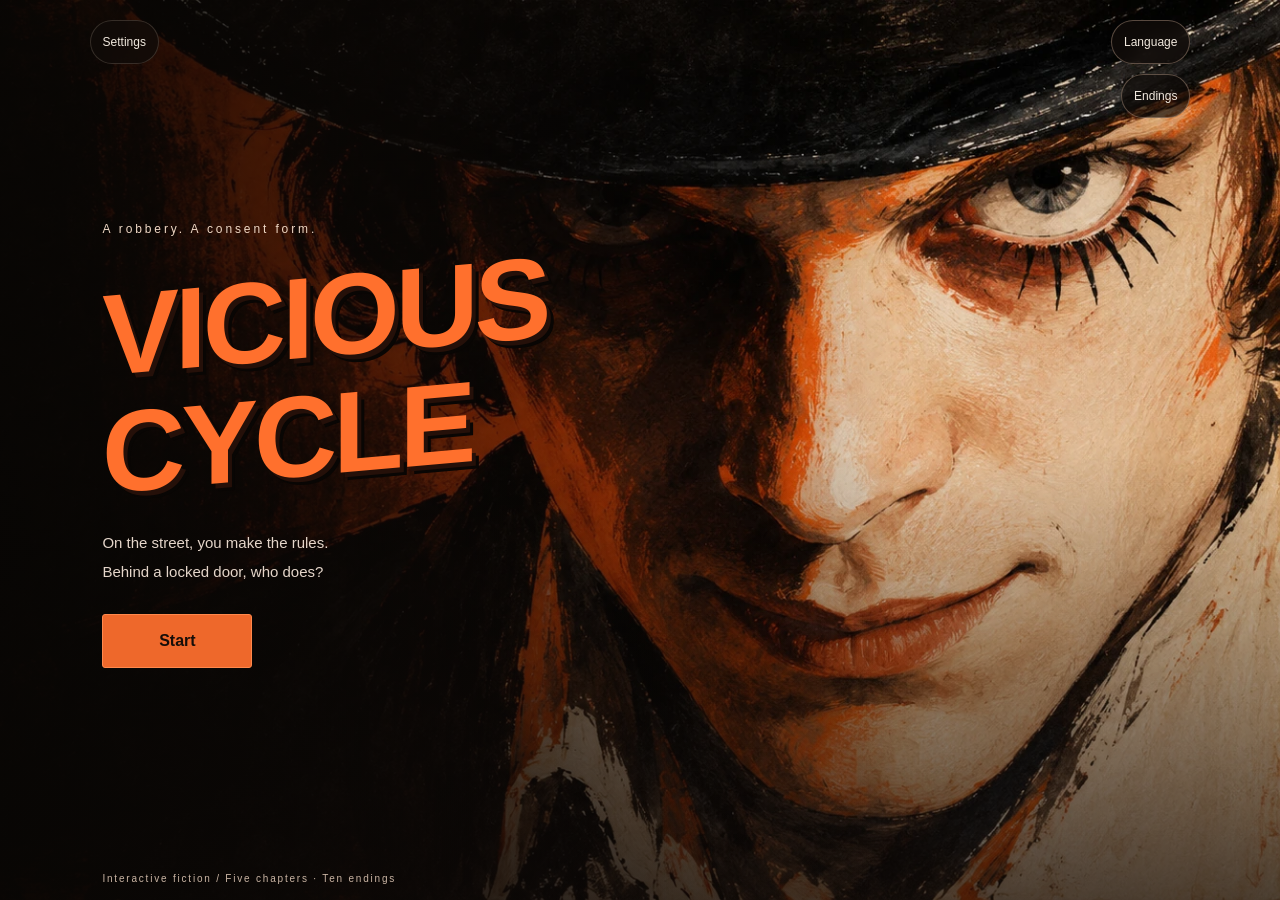
<file: index.html>
<!doctype html>
<html lang="zh-Hant">
<head>
<meta charset="utf-8"><meta name="viewport" content="width=device-width, initial-scale=1, viewport-fit=cover"><meta name="theme-color" content="#171310">
<meta name="description" content="《惡性循環》互動故事：一場搶劫、一份同意書，以及每個選擇留下的後果。五章完整故事，十個結局。">
<meta name="apple-mobile-web-app-capable" content="yes"><meta name="apple-mobile-web-app-status-bar-style" content="black-translucent"><meta name="apple-mobile-web-app-title" content="Vicious Cycle"><meta name="mobile-web-app-capable" content="yes"><link rel="manifest" href="manifest.webmanifest"><link rel="apple-touch-icon" href="assets/icon-180.png"><link rel="icon" href="assets/icon-192.png"><title>惡性循環｜互動故事</title><link rel="stylesheet" href="style.css?v=ios110">
<link rel="stylesheet" href="web.css?v=ios110"></head>
<body>
<section id="coverScreen" class="cover-screen" aria-label="遊戲封面" data-i18n-aria="coverLabel">
 <div class="cover-image" role="img" aria-label="橙黑陰影中，一張帶着詭異笑容的臉直視你" data-i18n-aria="coverArt"></div>
 <div class="cover-content"><p class="cover-kicker" data-i18n="kicker">一場搶劫。一份同意書。</p><h1 class="poster-title" aria-label="惡性循環" data-i18n-aria="title"><span data-i18n="title1">惡性</span><span data-i18n="title2">循環</span></h1><p class="cover-tagline" data-i18n="tagline">街頭有你嘅規矩。<br>門關上之後，換邊個訂？</p><div class="cover-actions"><button class="primary" id="start" data-i18n="start">開始</button><button class="secondary hidden" id="resume" data-i18n="resume">繼續遊戲</button></div></div>
 <button id="coverSettings" class="tool cover-settings" data-i18n="settings">設定</button><button id="coverLanguage" class="tool cover-language">English</button><button id="coverCollection" class="tool cover-collection" data-i18n="collection">結局收藏</button><p class="cover-foot" data-i18n="coverFoot">互動故事 ／ 全五章・十個結局</p>
</section>
<section id="introScreen" class="intro-screen hidden" aria-labelledby="introTitle">
 <div class="intro-atmosphere" aria-hidden="true"></div><div class="intro-inner"><button class="tool" id="introLanguage">English</button><button class="tool" id="introBack" data-i18n="backCover">返回封面</button><p class="eyebrow" data-i18n="background">故事背景</p><h2 id="introTitle">四個人的夜晚</h2><p id="introCopy" class="intro-copy"></p><div class="intro-bottom"><span id="introProgress" class="notice"></span><button class="primary" id="introNext" data-i18n="continue">繼續 →</button><button class="primary hidden" id="enterStory" data-i18n="enter">進入故事</button></div><p class="content-note" data-i18n="contentNote">含犯罪、恐嚇及非細節暴力描述。角色均為成年人。</p></div>
</section>
<main id="game" class="hidden">
 <header class="top"><div><div class="brand" data-i18n="title">惡性循環</div><div class="episode">第一章 ／ 誰在帶路</div></div><nav class="tools" aria-label="遊戲選單" data-i18n-aria="gameMenu"><button class="tool" id="gameLanguage">English</button><button class="tool" id="chaptersBtn" data-i18n="chapters">章節</button><button class="tool" id="collectionBtn" data-i18n="collection">結局</button><button class="tool" id="notesBtn" data-i18n="notes">人物・線索</button><button class="tool" id="historyBtn" data-i18n="history">紀錄</button><button class="tool" id="settingsBtn" data-i18n="settings">設定</button><button class="tool" id="homeBtn" data-i18n="home">封面</button></nav></header>
 <section id="stage" class="art" aria-label="場景插畫" data-i18n-aria="sceneArt">
  <div id="picture" class="picture" role="img"></div><span class="art-label" id="location"></span>
  <div id="coinBurst" class="coin-burst hidden" aria-hidden="true"><i style="--coin:0"></i><i style="--coin:1"></i><i style="--coin:2"></i><i style="--coin:3"></i><i style="--coin:4"></i><i style="--coin:5"></i><i style="--coin:6"></i><i style="--coin:7"></i></div><button id="extraAction" class="extra-action hidden" aria-haspopup="dialog" aria-expanded="false"></button><div id="cue" class="scene-cue hidden" aria-hidden="true"></div><div class="fear-vignette" aria-hidden="true"></div><div class="alarm-shade" aria-hidden="true"></div><div class="door-shade" aria-hidden="true"></div>
  <div id="hotspots" class="hotspots" aria-label="可查看的資料" data-i18n-aria="hotspots"></div><div id="actionLayer" class="action-layer hidden"><button id="sceneAction" class="scene-action" aria-haspopup="dialog"></button></div>
 </section>
 <section class="panel"><div id="reading">
  <div class="goal"><span id="goalLabel">目前要做</span><p id="goalText"></p></div><div class="speaker" id="speaker"></div>
  <div class="passage" id="passage" tabindex="0" role="button" aria-label="顯示當段全文" data-i18n-aria="reveal"></div><p id="feedback" class="feedback" role="status" aria-live="polite"></p>
  <p id="actionHint" data-i18n="inspectHint" class="action-hint hidden">點選畫面上嘅物件，查看情況。</p><button id="inspectAgain" class="tool hidden" aria-haspopup="dialog" data-i18n="inspectAgain">再睇資料</button>
  <div id="rewrite" class="rewrite hidden" role="status" aria-live="polite"><span data-i18n="chosen">你的選擇</span><s id="rewriteFrom"></s><span data-i18n="bodyResponse">身體的反應</span><strong id="rewriteTo"></strong><p id="rewriteWhy"></p></div><div id="choices" class="choices"></div><button class="advance" id="advance">顯示全文 ▷</button>
  <div id="ending" class="hidden"><h2 id="boundaryLabel" class="boundary-label"></h2><p class="ending" id="outcome"></p><button class="primary hidden" id="chapterContinue">繼續第二章 →</button><button class="secondary hidden" id="replayChapter">重玩第二章</button><button class="secondary" id="restart" data-i18n="restart">重新開始</button><button class="tool" id="boundaryHome" data-i18n="backCover">返回封面</button></div>
 </div><div class="footer"><span id="chapterBadge">第一章 ／ 共五章</span><span id="saved" data-i18n="savedLocal">進度存於此瀏覽器</span></div></section>
</main>
<section id="endingScreen" class="ending-screen hidden" aria-labelledby="endingTitle">
 <button id="endingLanguage" class="tool ending-language">English</button><div id="endingPicture" class="ending-picture" role="img"></div><div class="ending-body"><p class="ending-stamp" data-i18n="ending">結局</p><p id="endingNumber" class="eyebrow"></p><h1 id="endingTitle"></h1><p id="epilogueText" class="epilogue" aria-live="polite"></p><div class="epilogue-bottom"><span id="epilogueProgress" class="notice"></span><button id="epilogueNext" class="advance" data-i18n="then">之後呢 →</button></div><div id="routeRecovery" class="route-recovery hidden"><button id="returnToStory" class="primary" data-i18n="returnFork">返回故事分岔</button><p id="returnRouteHint" class="notice"></p></div><div id="endingActions" class="ending-actions hidden"><button class="primary" id="retryChoice" data-i18n="retry">回到上一個選擇</button><button class="secondary" id="endingReplay">重玩第二章</button><button class="secondary" id="endingRestart" data-i18n="restart">重新開始</button><button class="tool" id="endingCollection" data-i18n="collection">結局收藏</button><button class="tool" id="endingHome" data-i18n="backCover">返回封面</button></div></div>
</section>
<dialog id="chapters" aria-labelledby="chaptersTitle"><div class="dialog-top"><h2 id="chaptersTitle" data-i18n="chapterReplay">章節重玩</h2><button class="tool" data-i18n="close" data-close="chapters">關閉</button></div><p class="notice" data-i18n="chapterWarning">由已到達章節重新選擇，會取代目前進度。結局收藏會保留。</p><div id="chapterList" class="chapter-list"></div></dialog>
<dialog id="collection" aria-labelledby="collectionTitle"><div class="dialog-top"><h2 id="collectionTitle" data-i18n="collection">結局收藏</h2><button class="tool" data-i18n="close" data-close="collection">關閉</button></div><p id="collectionCount" class="notice"></p><div id="collectionList" class="collection-list"></div><p class="notice" data-i18n="collectionHelp">重玩已到達章節或回到上一個選擇，可以探索其他結局。收藏只儲存於此瀏覽器。</p></dialog>
<dialog id="infoDialog" class="info-dialog" aria-labelledby="infoTitle"><div class="dialog-top"><h2 id="infoTitle"></h2><button class="tool" data-i18n="close" data-close="infoDialog" aria-label="關閉資料" data-i18n-aria="close">關閉</button></div><div class="info-grid"><div id="infoPicture" class="info-picture" role="img"></div><div class="info-copy"><p id="infoText"></p><p id="infoCaption" class="notice"></p></div></div><div class="info-footer"><span id="infoStatus">已收錄於「人物・線索」</span><button class="primary" id="infoContinue">繼續</button></div></dialog>
<dialog id="notes"><div class="dialog-top"><h2 data-i18n="notesTitle">人物與已知線索</h2><button class="tool" data-i18n="close" data-close="notes">關閉</button></div><p class="notice" data-i18n="notesHelp">人物關係隨時可查；只收錄你已見到嘅線索。</p><h3 data-i18n="people">人物</h3><div id="peopleList"></div><h3 data-i18n="clues">已知線索</h3><div id="noteList"></div></dialog>
<dialog id="history"><div class="dialog-top"><h2 data-i18n="historyTitle">對話紀錄</h2><button class="tool" data-i18n="close" data-close="history">關閉</button></div><div id="entries"></div></dialog>
<dialog id="settings"><div class="dialog-top"><h2 data-i18n="readSettings">遊戲設定</h2><button class="tool" data-i18n="close" data-close="settings">關閉</button></div><label><span data-i18n="speed">文字速度</span><input id="speed" type="range" min="0" max="65" step="5"><small data-i18n="speedHelp">即時顯示 ← → 慢慢出字</small></label><label><span data-i18n="size">文字大小</span><input id="size" type="range" min="18" max="30" step="1"></label><div id="webSettings">
 <h3 data-web="audioHeading">聲音與效果</h3>
 <label class="switch-row"><span data-web="music">背景音樂</span><input type="checkbox" id="musicEnabled"></label>
 <label class="range-row"><span data-web="musicVolume">音樂音量</span><input type="range" id="musicVolume" min="0" max="100" step="5"></label>
 <label class="switch-row"><span data-web="sfx">按鍵音效</span><input type="checkbox" id="sfxEnabled"></label>
 <label class="range-row"><span data-web="sfxVolume">音效音量</span><input type="range" id="sfxVolume" min="0" max="100" step="5"></label>
 <button class="tool" id="testSound" data-web="testSound">試聽音效</button><p id="audioStatus" class="notice" role="status" aria-live="polite"></p>
 <label class="switch-row"><span data-web="vibration">故事震動</span><input type="checkbox" id="hapticsEnabled"></label><p id="hapticsHelp" class="notice"></p>
 <h3 data-web="iphoneHeading">在 iPhone 上遊玩</h3><p class="notice" data-web="installHelp">Safari → 分享 → 加入主畫面，即可以全螢幕開啟。</p>
 <button class="secondary" id="downloadOffline" data-web="offline">下載離線遊戲</button><p class="notice" id="offlineStatus" role="status" aria-live="polite"></p>
 <p class="notice" data-web="webLanguages">網頁測試版提供繁體中文、簡體中文及英文。日文、西班牙文與法文的離線翻譯套件暫時只在 Android 版本提供。</p>
 <p class="notice" data-web="localSave">進度只儲存在這個瀏覽器；與 Android 分開。請在加入主畫面後開始正式測試。</p><p class="build-label">iOS web test · 1.1.0</p>
 </div><p class="notice" data-i18n="settingsHelp">點一下可顯示整段。系統「減少動態」會停用動畫，保留互動。無限時選擇，沒有音效。</p></dialog>
<dialog id="languageDialog" aria-labelledby="languageTitle"><div class="dialog-top"><h2 id="languageTitle" data-web="language">語言</h2><button class="tool" data-close="languageDialog" data-i18n="close">關閉</button></div><div class="language-options"><button class="chapter-option" data-language="zh" lang="zh-Hant">繁體中文</button><button class="chapter-option" data-language="en" lang="en">English</button><button class="chapter-option" data-language="zh-Hans" lang="zh-Hans">简体中文</button></div></dialog>
<script src="story.js?v=ios110"></script><script src="i18n.js?v=ios110"></script><script src="simplified.js?v=ios110"></script><script src="web-i18n.js?v=ios110"></script><script src="app.js?v=ios110"></script>
<script src="web.js?v=ios110"></script></body></html>
</file>
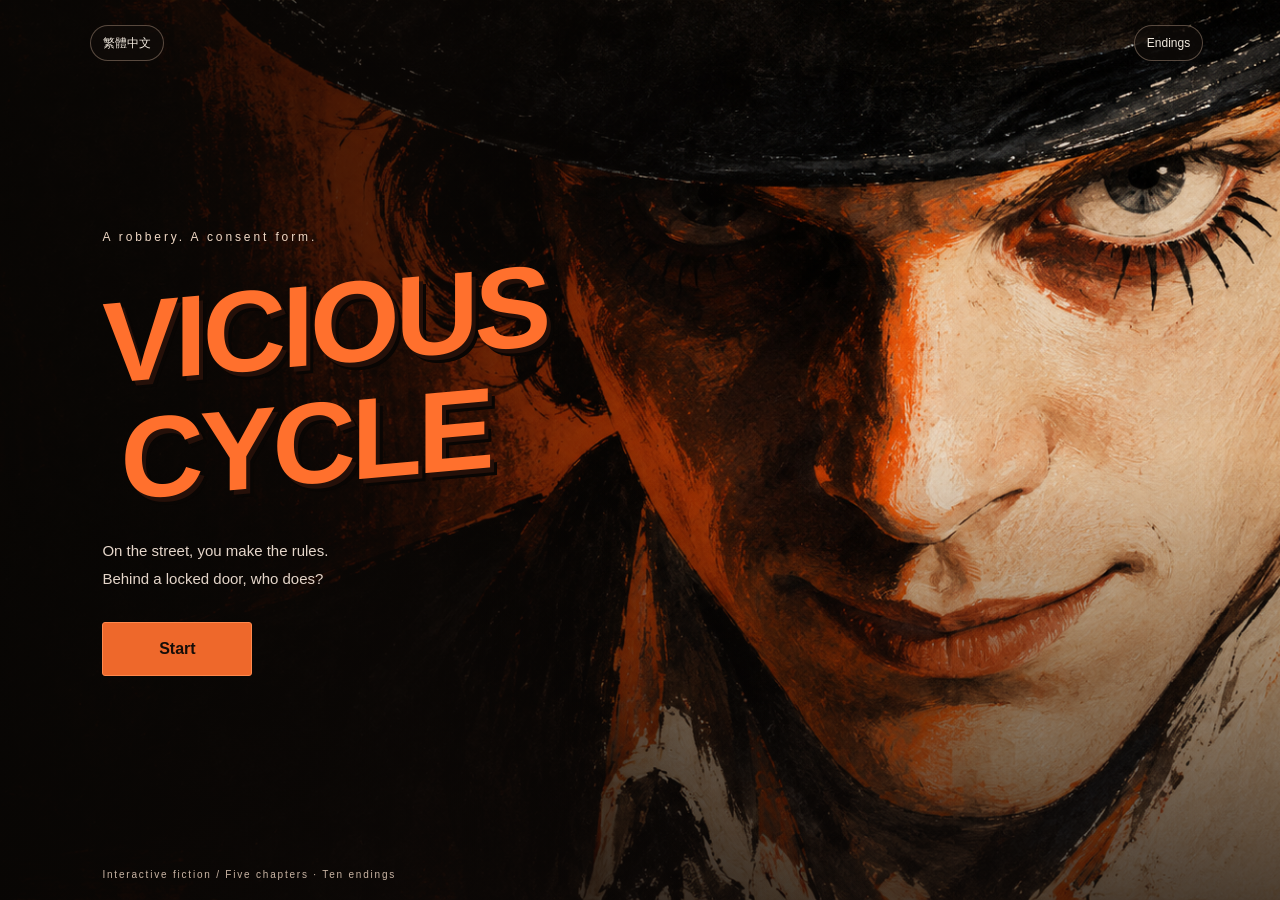
<file: game/index.html>
<!doctype html>
<html lang="zh-Hant">
<head>
<meta charset="utf-8"><meta name="viewport" content="width=device-width, initial-scale=1, viewport-fit=cover"><meta name="theme-color" content="#171310">
<meta name="description" content="《惡性循環》互動故事：一場搶劫、一份同意書，以及每個選擇留下的後果。五章完整故事，十個結局。">
<title>惡性循環｜互動故事</title><link rel="stylesheet" href="style.css?v=14">
</head>
<body>
<section id="coverScreen" class="cover-screen" aria-label="遊戲封面" data-i18n-aria="coverLabel">
 <div class="cover-image" role="img" aria-label="橙黑陰影中，一張帶着詭異笑容的臉直視你" data-i18n-aria="coverArt"></div>
 <div class="cover-content"><p class="cover-kicker" data-i18n="kicker">一場搶劫。一份同意書。</p><h1 class="poster-title" aria-label="惡性循環" data-i18n-aria="title"><span data-i18n="title1">惡性</span><span data-i18n="title2">循環</span></h1><p class="cover-tagline" data-i18n="tagline">街頭有你嘅規矩。<br>門關上之後，換邊個訂？</p><div class="cover-actions"><button class="primary" id="start" data-i18n="start">開始</button><button class="secondary hidden" id="resume" data-i18n="resume">繼續遊戲</button></div></div>
 <button id="coverLanguage" class="tool cover-language">English</button><button id="coverCollection" class="tool cover-collection" data-i18n="collection">結局收藏</button><p class="cover-foot" data-i18n="coverFoot">互動故事 ／ 全五章・十個結局</p>
</section>
<section id="introScreen" class="intro-screen hidden" aria-labelledby="introTitle">
 <div class="intro-atmosphere" aria-hidden="true"></div><div class="intro-inner"><button class="tool" id="introLanguage">English</button><button class="tool" id="introBack" data-i18n="backCover">返回封面</button><p class="eyebrow" data-i18n="background">故事背景</p><h2 id="introTitle">四個人的夜晚</h2><p id="introCopy" class="intro-copy"></p><div class="intro-bottom"><span id="introProgress" class="notice"></span><button class="primary" id="introNext" data-i18n="continue">繼續 →</button><button class="primary hidden" id="enterStory" data-i18n="enter">進入故事</button></div><p class="content-note" data-i18n="contentNote">含犯罪、恐嚇及非細節暴力描述。角色均為成年人。</p></div>
</section>
<main id="game" class="hidden">
 <header class="top"><div><div class="brand" data-i18n="title">惡性循環</div><div class="episode">第一章 ／ 誰在帶路</div></div><nav class="tools" aria-label="遊戲選單" data-i18n-aria="gameMenu"><button class="tool" id="gameLanguage">English</button><button class="tool" id="chaptersBtn" data-i18n="chapters">章節</button><button class="tool" id="collectionBtn" data-i18n="collection">結局</button><button class="tool" id="notesBtn" data-i18n="notes">人物・線索</button><button class="tool" id="historyBtn" data-i18n="history">紀錄</button><button class="tool" id="settingsBtn" data-i18n="settings">設定</button><button class="tool" id="homeBtn" data-i18n="home">封面</button></nav></header>
 <section id="stage" class="art" aria-label="場景插畫" data-i18n-aria="sceneArt">
  <div id="picture" class="picture" role="img"></div><span class="art-label" id="location"></span>
  <div id="coinBurst" class="coin-burst hidden" aria-hidden="true"><i style="--coin:0"></i><i style="--coin:1"></i><i style="--coin:2"></i><i style="--coin:3"></i><i style="--coin:4"></i><i style="--coin:5"></i><i style="--coin:6"></i><i style="--coin:7"></i></div><button id="extraAction" class="extra-action hidden" aria-haspopup="dialog" aria-expanded="false"></button><div id="cue" class="scene-cue hidden" aria-hidden="true"></div><div class="fear-vignette" aria-hidden="true"></div><div class="alarm-shade" aria-hidden="true"></div><div class="door-shade" aria-hidden="true"></div>
  <div id="hotspots" class="hotspots" aria-label="可查看的資料" data-i18n-aria="hotspots"></div><div id="actionLayer" class="action-layer hidden"><button id="sceneAction" class="scene-action" aria-haspopup="dialog"></button></div>
 </section>
 <section class="panel"><div id="reading">
  <div class="goal"><span id="goalLabel">目前要做</span><p id="goalText"></p></div><div class="speaker" id="speaker"></div>
  <div class="passage" id="passage" tabindex="0" role="button" aria-label="顯示當段全文" data-i18n-aria="reveal"></div><p id="feedback" class="feedback" role="status" aria-live="polite"></p>
  <p id="actionHint" data-i18n="inspectHint" class="action-hint hidden">點選畫面上嘅物件，查看情況。</p><button id="inspectAgain" class="tool hidden" aria-haspopup="dialog" data-i18n="inspectAgain">再睇資料</button>
  <div id="rewrite" class="rewrite hidden" role="status" aria-live="polite"><span data-i18n="chosen">你的選擇</span><s id="rewriteFrom"></s><span data-i18n="bodyResponse">身體的反應</span><strong id="rewriteTo"></strong><p id="rewriteWhy"></p></div><div id="choices" class="choices"></div><button class="advance" id="advance">顯示全文 ▷</button>
  <div id="ending" class="hidden"><h2 id="boundaryLabel" class="boundary-label"></h2><p class="ending" id="outcome"></p><button class="primary hidden" id="chapterContinue">繼續第二章 →</button><button class="secondary hidden" id="replayChapter">重玩第二章</button><button class="secondary" id="restart" data-i18n="restart">重新開始</button><button class="tool" id="boundaryHome" data-i18n="backCover">返回封面</button></div>
 </div><div class="footer"><span id="chapterBadge">第一章 ／ 共五章</span><span id="saved" data-i18n="savedLocal">進度存於此瀏覽器</span></div></section>
</main>
<section id="endingScreen" class="ending-screen hidden" aria-labelledby="endingTitle">
 <button id="endingLanguage" class="tool ending-language">English</button><div id="endingPicture" class="ending-picture" role="img"></div><div class="ending-body"><p class="ending-stamp" data-i18n="ending">結局</p><p id="endingNumber" class="eyebrow"></p><h1 id="endingTitle"></h1><p id="epilogueText" class="epilogue" aria-live="polite"></p><div class="epilogue-bottom"><span id="epilogueProgress" class="notice"></span><button id="epilogueNext" class="advance" data-i18n="then">之後呢 →</button></div><div id="routeRecovery" class="route-recovery hidden"><button id="returnToStory" class="primary" data-i18n="returnFork">返回故事分岔</button><p id="returnRouteHint" class="notice"></p></div><div id="endingActions" class="ending-actions hidden"><button class="primary" id="retryChoice" data-i18n="retry">回到上一個選擇</button><button class="secondary" id="endingReplay">重玩第二章</button><button class="secondary" id="endingRestart" data-i18n="restart">重新開始</button><button class="tool" id="endingCollection" data-i18n="collection">結局收藏</button><button class="tool" id="endingHome" data-i18n="backCover">返回封面</button></div></div>
</section>
<dialog id="chapters" aria-labelledby="chaptersTitle"><div class="dialog-top"><h2 id="chaptersTitle" data-i18n="chapterReplay">章節重玩</h2><button class="tool" data-i18n="close" data-close="chapters">關閉</button></div><p class="notice" data-i18n="chapterWarning">由已到達章節重新選擇，會取代目前進度。結局收藏會保留。</p><div id="chapterList" class="chapter-list"></div></dialog>
<dialog id="collection" aria-labelledby="collectionTitle"><div class="dialog-top"><h2 id="collectionTitle" data-i18n="collection">結局收藏</h2><button class="tool" data-i18n="close" data-close="collection">關閉</button></div><p id="collectionCount" class="notice"></p><div id="collectionList" class="collection-list"></div><p class="notice" data-i18n="collectionHelp">重玩已到達章節或回到上一個選擇，可以探索其他結局。收藏只儲存於此瀏覽器。</p></dialog>
<dialog id="infoDialog" class="info-dialog" aria-labelledby="infoTitle"><div class="dialog-top"><h2 id="infoTitle"></h2><button class="tool" data-i18n="close" data-close="infoDialog" aria-label="關閉資料" data-i18n-aria="close">關閉</button></div><div class="info-grid"><div id="infoPicture" class="info-picture" role="img"></div><div class="info-copy"><p id="infoText"></p><p id="infoCaption" class="notice"></p></div></div><div class="info-footer"><span id="infoStatus">已收錄於「人物・線索」</span><button class="primary" id="infoContinue">繼續</button></div></dialog>
<dialog id="notes"><div class="dialog-top"><h2 data-i18n="notesTitle">人物與已知線索</h2><button class="tool" data-i18n="close" data-close="notes">關閉</button></div><p class="notice" data-i18n="notesHelp">人物關係隨時可查；只收錄你已見到嘅線索。</p><h3 data-i18n="people">人物</h3><div id="peopleList"></div><h3 data-i18n="clues">已知線索</h3><div id="noteList"></div></dialog>
<dialog id="history"><div class="dialog-top"><h2 data-i18n="historyTitle">對話紀錄</h2><button class="tool" data-i18n="close" data-close="history">關閉</button></div><div id="entries"></div></dialog>
<dialog id="settings"><div class="dialog-top"><h2 data-i18n="readSettings">閱讀設定</h2><button class="tool" data-i18n="close" data-close="settings">關閉</button></div><label><span data-i18n="speed">文字速度</span><input id="speed" type="range" min="0" max="65" step="5"><small data-i18n="speedHelp">即時顯示 ← → 慢慢出字</small></label><label><span data-i18n="size">文字大小</span><input id="size" type="range" min="18" max="30" step="1"></label><p class="notice" data-i18n="settingsHelp">點一下可顯示整段。系統「減少動態」會停用動畫，保留互動。無限時選擇，沒有音效。</p></dialog>
<script src="story.js?v=14"></script><script src="i18n.js?v=14"></script><script src="app.js?v=14"></script>
</body></html>
</file>
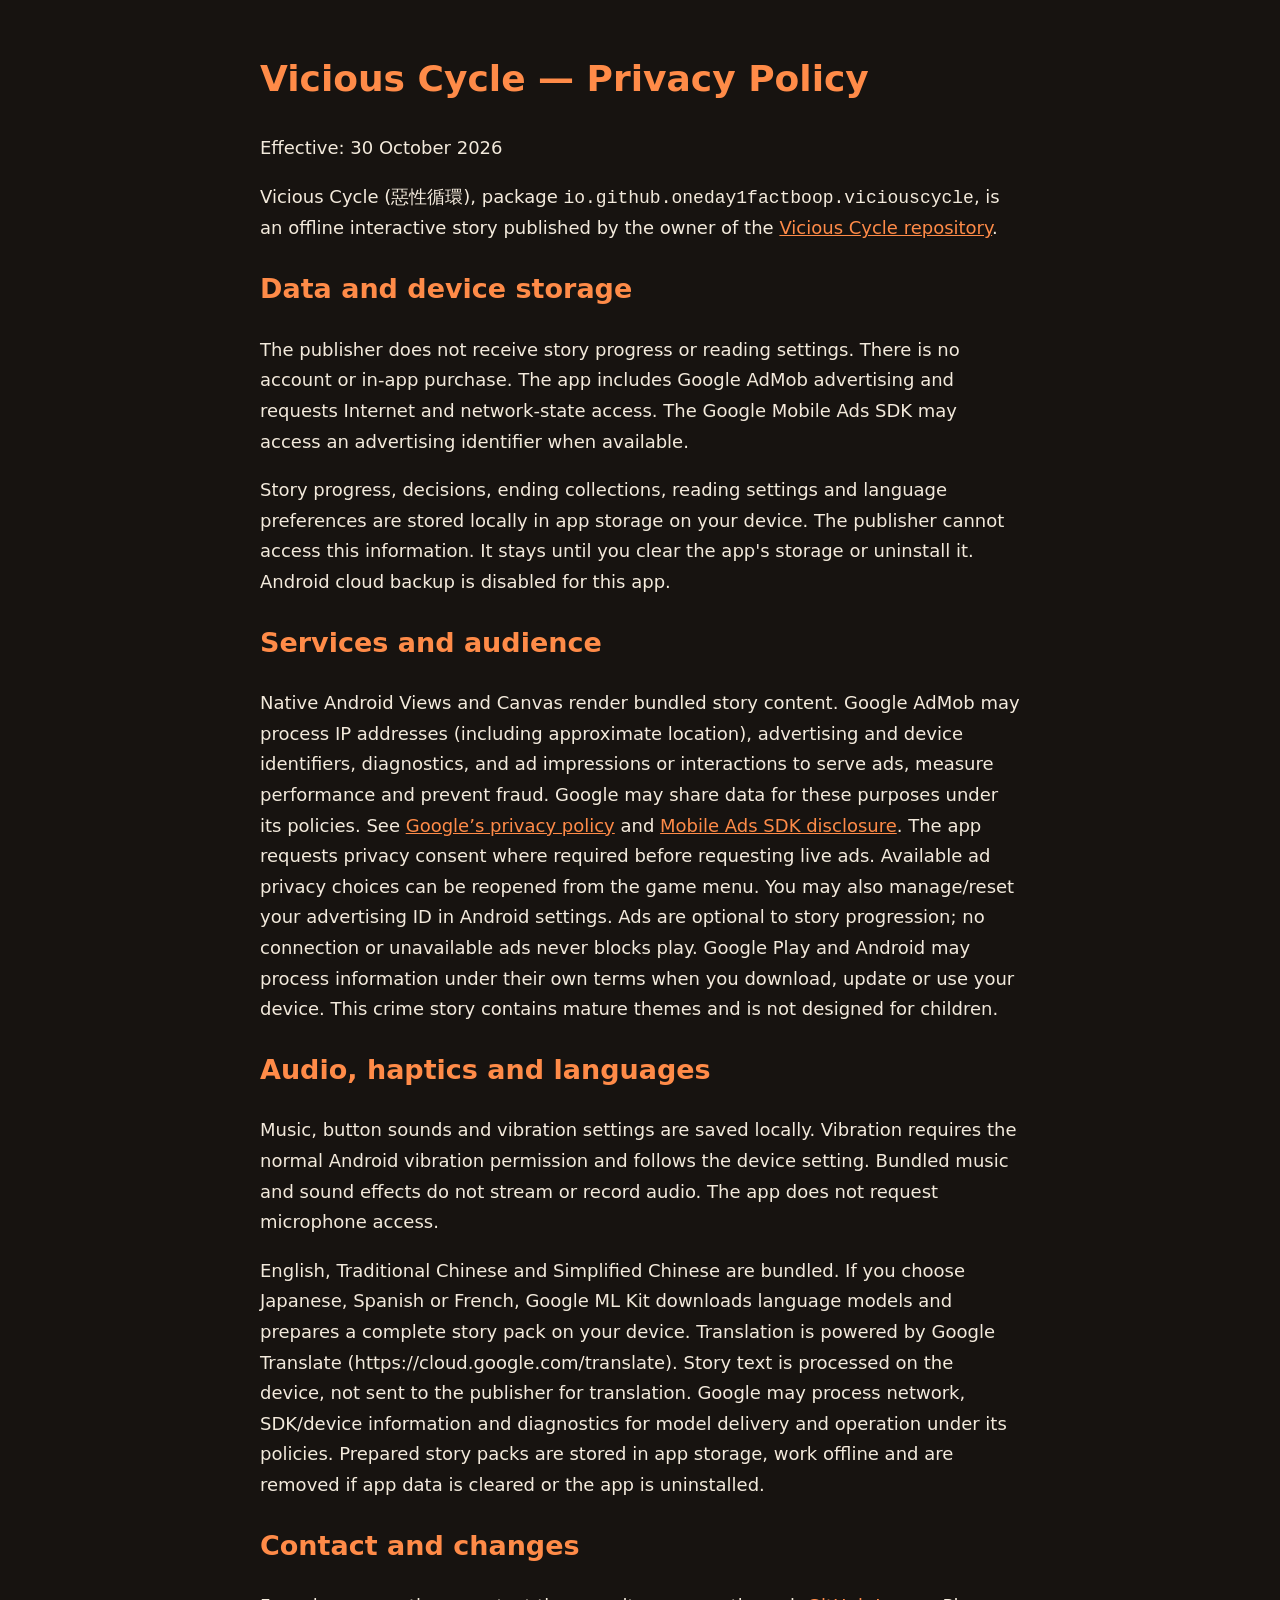
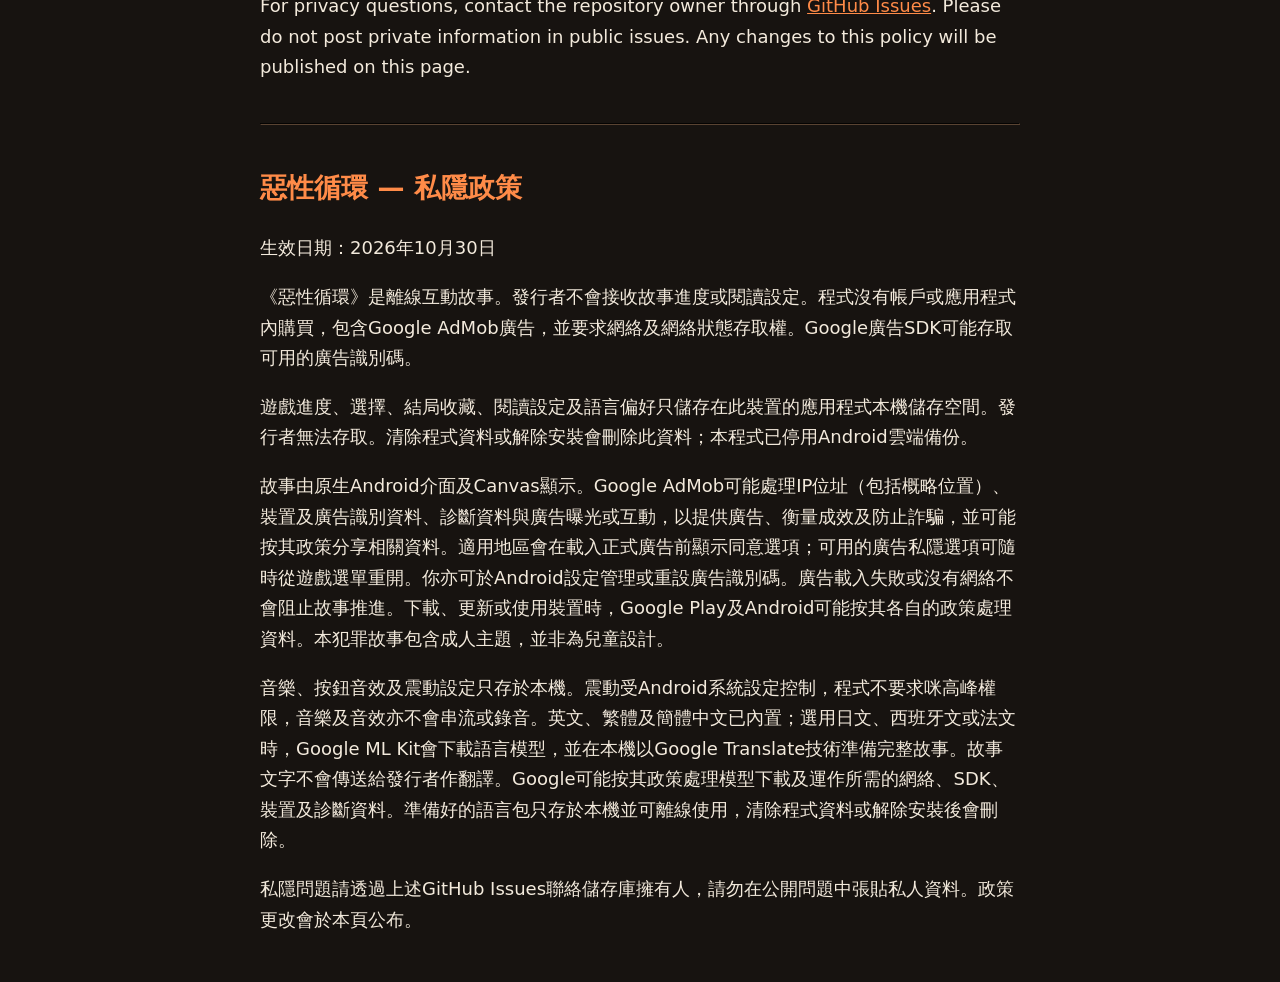
<file: docs/privacy.html>
<!doctype html>
<html lang="en"><head><meta charset="utf-8"><meta name="viewport" content="width=device-width,initial-scale=1"><title>Vicious Cycle — Privacy</title><style>body{max-width:760px;margin:48px auto;padding:0 24px;font:18px/1.7 system-ui;background:#171310;color:#f3eadc}h1,h2,a{color:#ff8b48}hr{margin:40px 0;border-color:#594332}</style></head><body>
<h1>Vicious Cycle — Privacy Policy</h1><p>Effective: 30 October 2026</p>
<p>Vicious Cycle (惡性循環), package <code>io.github.oneday1factboop.viciouscycle</code>, is an offline interactive story published by the owner of the <a href="https://github.com/oneday1fact-boop/vicious-cycle">Vicious Cycle repository</a>.</p>
<h2>Data and device storage</h2><p>The publisher does not receive story progress or reading settings. There is no account or in-app purchase. The app includes Google AdMob advertising and requests Internet and network-state access. The Google Mobile Ads SDK may access an advertising identifier when available.</p>
<p>Story progress, decisions, ending collections, reading settings and language preferences are stored locally in app storage on your device. The publisher cannot access this information. It stays until you clear the app's storage or uninstall it. Android cloud backup is disabled for this app.</p>
<h2>Services and audience</h2><p>Native Android Views and Canvas render bundled story content. Google AdMob may process IP addresses (including approximate location), advertising and device identifiers, diagnostics, and ad impressions or interactions to serve ads, measure performance and prevent fraud. Google may share data for these purposes under its policies. See <a href="https://policies.google.com/privacy">Google’s privacy policy</a> and <a href="https://developers.google.com/admob/android/privacy/play-data-disclosure">Mobile Ads SDK disclosure</a>.
The app requests privacy consent where required before requesting live ads. Available ad privacy choices can be reopened from the game menu. You may also manage/reset your advertising ID in Android settings. Ads are optional to story progression; no connection or unavailable ads never blocks play. Google Play and Android may process information under their own terms when you download, update or use your device. This crime story contains mature themes and is not designed for children.</p>
<h2>Audio, haptics and languages</h2><p>Music, button sounds and vibration settings are saved locally. Vibration requires the normal Android vibration permission and follows the device setting. Bundled music and sound effects do not stream or record audio. The app does not request microphone access.</p><p>English, Traditional Chinese and Simplified Chinese are bundled. If you choose Japanese, Spanish or French, Google ML Kit downloads language models and prepares a complete story pack on your device. Translation is powered by Google Translate (https://cloud.google.com/translate). Story text is processed on the device, not sent to the publisher for translation. Google may process network, SDK/device information and diagnostics for model delivery and operation under its policies. Prepared story packs are stored in app storage, work offline and are removed if app data is cleared or the app is uninstalled.</p><h2>Contact and changes</h2><p>For privacy questions, contact the repository owner through <a href="https://github.com/oneday1fact-boop/vicious-cycle/issues">GitHub Issues</a>. Please do not post private information in public issues. Any changes to this policy will be published on this page.</p>
<hr><section lang="zh-Hant"><h1>惡性循環 — 私隱政策</h1><p>生效日期：2026年10月30日</p><p>《惡性循環》是離線互動故事。發行者不會接收故事進度或閱讀設定。程式沒有帳戶或應用程式內購買，包含Google AdMob廣告，並要求網絡及網絡狀態存取權。Google廣告SDK可能存取可用的廣告識別碼。</p><p>遊戲進度、選擇、結局收藏、閱讀設定及語言偏好只儲存在此裝置的應用程式本機儲存空間。發行者無法存取。清除程式資料或解除安裝會刪除此資料；本程式已停用Android雲端備份。</p><p>故事由原生Android介面及Canvas顯示。Google AdMob可能處理IP位址（包括概略位置）、裝置及廣告識別資料、診斷資料與廣告曝光或互動，以提供廣告、衡量成效及防止詐騙，並可能按其政策分享相關資料。適用地區會在載入正式廣告前顯示同意選項；可用的廣告私隱選項可隨時從遊戲選單重開。你亦可於Android設定管理或重設廣告識別碼。廣告載入失敗或沒有網絡不會阻止故事推進。下載、更新或使用裝置時，Google Play及Android可能按其各自的政策處理資料。本犯罪故事包含成人主題，並非為兒童設計。</p><p>音樂、按鈕音效及震動設定只存於本機。震動受Android系統設定控制，程式不要求咪高峰權限，音樂及音效亦不會串流或錄音。英文、繁體及簡體中文已內置；選用日文、西班牙文或法文時，Google ML Kit會下載語言模型，並在本機以Google Translate技術準備完整故事。故事文字不會傳送給發行者作翻譯。Google可能按其政策處理模型下載及運作所需的網絡、SDK、裝置及診斷資料。準備好的語言包只存於本機並可離線使用，清除程式資料或解除安裝後會刪除。</p><p>私隱問題請透過上述GitHub Issues聯絡儲存庫擁有人，請勿在公開問題中張貼私人資料。政策更改會於本頁公布。</p></section></body></html>
</file>
<file: style.css>
:root{color-scheme:dark;--gold:#edb891;--ink:#171310;--dim:#b9ada1;--line:#eedbc42b}
*{box-sizing:border-box}body{margin:0;background:#0e0c0b;color:#f1e9de;font-family:"Noto Sans TC","PingFang TC","Microsoft JhengHei",sans-serif}button{font:inherit;color:inherit;cursor:pointer}button:focus-visible,input:focus-visible,[tabindex]:focus-visible{outline:2px solid #ffb17b;outline-offset:4px}.hidden{display:none!important}
#game{max-width:1360px;margin:auto;min-height:100svh;display:grid;grid-template-columns:55% 45%;background:var(--ink)}.top{grid-column:1/-1;display:flex;justify-content:space-between;align-items:center;padding:18px 4%;gap:16px;border-bottom:1px solid var(--line)}.brand{font-family:serif;font-size:17px;letter-spacing:.15em}.episode{font-size:11px;color:var(--dim);margin-top:5px}.tools{display:flex;gap:7px;flex-wrap:wrap}.tool{background:transparent;border:1px solid var(--line);border-radius:24px;padding:8px 12px;font-size:12px;min-height:36px}
.art{position:relative;isolation:isolate;overflow:hidden;background:#211b16;min-height:520px;height:calc(100svh - 84px);max-height:880px}.picture{position:absolute;inset:0;z-index:-2;background-repeat:no-repeat;background-color:#211b16}.picture.cover{background-image:url('assets/creepy-cover.webp')!important;background-size:cover!important;background-position:68% center!important}.art:after{content:"";position:absolute;inset:0;pointer-events:none;background:linear-gradient(0deg,#17131099,transparent 38%),linear-gradient(90deg,transparent 85%,#17131066);z-index:-1}.art-label{position:absolute;top:22px;left:24px;padding:8px 12px;border-left:2px solid var(--gold);background:#171310ac;font-size:11px;letter-spacing:.12em}.panel{padding:36px clamp(25px,4vw,62px) 24px;display:flex;flex-direction:column;justify-content:center;min-width:0}.goal{border-left:2px solid #cc6b3c;padding:2px 0 2px 13px;margin-bottom:34px}.goal span{color:var(--gold);font-size:10px;letter-spacing:.14em}.goal p{font-size:13px;color:#c2b5a7;line-height:1.65;margin:7px 0 0}.speaker{color:var(--gold);font-size:12px;letter-spacing:.08em;min-height:24px;margin-bottom:12px}.passage{font-size:21px;line-height:1.85;white-space:pre-line;overflow-wrap:anywhere;min-height:120px;letter-spacing:.01em}.advance{background:none;border:0;border-bottom:1px solid var(--line);width:100%;text-align:right;padding:22px 0;color:var(--gold);font-size:13px}.choices{display:grid;gap:12px;margin-top:20px}.choice{border:1px solid #d4b89d42;border-radius:4px;background:#fff9ee04;text-align:left;padding:16px 17px;line-height:1.65;font-size:16px}.choice:hover{border-color:#ef9e6e;background:#e7743610}.choice small{display:block;color:#b2a496;font-size:12px;line-height:1.65;margin-top:7px}.feedback{font-size:15px;line-height:1.8;white-space:pre-line;padding:14px;border-left:2px solid #c66d43;background:#9c60330c;color:#eed0b9}.feedback:empty{display:none}.action-hint{font-size:12px;color:var(--dim);margin:18px 0}.footer{display:flex;justify-content:space-between;gap:12px;margin-top:34px;padding-top:16px;border-top:1px solid var(--line);font-size:10px;color:#9b8e81}.primary,.secondary{border-radius:3px;padding:14px 21px;min-height:48px}.primary{border:1px solid #de6d38;background:#cd5425;color:#fff7e8}.secondary{border:1px solid #d4b89d55;background:transparent}.intro-actions{display:flex;gap:12px;flex-wrap:wrap}.eyebrow{font-size:11px;letter-spacing:.17em;color:var(--gold)}.intro-copy{font-size:18px;line-height:1.9;margin:20px 0 25px}.notice{font-size:13px;line-height:1.8;color:var(--dim);margin:20px 0}.content-note{font-size:11px;color:#a59586;line-height:1.8}.chapter-title{position:absolute;bottom:42px;left:5.5%;max-width:90%;text-shadow:0 3px 24px #000}.chapter-title h1{font-family:serif;font-size:clamp(36px,6vw,74px);font-weight:500;letter-spacing:.08em;margin:15px 0}.chapter-title p{font-size:17px;line-height:1.8}.is-title .art{grid-column:1/-1;height:59svh;min-height:380px;max-height:740px}.is-title .art:after{background:linear-gradient(0deg,#171310 0%,transparent 45%),linear-gradient(90deg,#171310a0,transparent 65%)}.is-title .panel{grid-column:1/-1;width:100%;max-width:900px;margin:auto;padding-top:24px}.is-title .footer{margin-top:22px}.ending{font-size:13px;color:#bcae9e;line-height:1.8;white-space:pre-line;margin:20px 0}
.action-layer{position:absolute;inset:0;display:grid;place-items:end center;padding:0 20px 35px;z-index:3;pointer-events:none}.scene-action{pointer-events:auto;display:flex;align-items:center;gap:12px;border:1px solid #ffc492aa;border-radius:40px;background:#1c100aee;padding:10px 24px 10px 13px;box-shadow:0 4px 30px #0008;font-size:15px;min-height:64px}.scene-action:hover{background:#71351fee}.action-icon{display:block;width:42px;height:42px}.action-icon svg{width:100%;height:100%}.reveal-card{position:absolute;inset:27% 12% auto;padding:23px;background:#e6d4b7;color:#2b211b;box-shadow:0 10px 60px #0008;transform:rotate(-2deg);font-size:15px;line-height:1.9;white-space:pre-line;z-index:2;pointer-events:none}.alarm-shade{position:absolute;inset:0;background:linear-gradient(120deg,#ff6b2028,transparent 70%);opacity:0;pointer-events:none}.door-shade{position:absolute;inset:0;background:#141b23;opacity:0;pointer-events:none}.effect-paper .reveal-card{animation:paper-open .45s ease-out}.effect-alarm .alarm-shade{animation:alarm-reveal .9s ease forwards}.effect-door .picture{animation:door-approach .8s ease forwards}.effect-door .door-shade{animation:door-open .8s ease-out}.scene-enter{animation:scene-arrive .5s ease-out}@keyframes scene-arrive{from{opacity:.25}to{opacity:1}}@keyframes paper-open{from{opacity:0;transform:translateY(18px) rotate(-5deg)}to{opacity:1;transform:translateY(0) rotate(-2deg)}}@keyframes alarm-reveal{to{opacity:1}}@keyframes door-approach{to{transform:scale(1.04)}}@keyframes door-open{from{opacity:.8;clip-path:inset(0)}to{opacity:0;clip-path:inset(0 0 0 100%)}}
dialog{background:#201a15;color:#f1e9de;border:1px solid #bba08455;border-radius:7px;width:90%;max-width:650px;max-height:82svh;padding:25px}dialog::backdrop{background:#080503d9}.dialog-top{display:flex;align-items:center;justify-content:space-between;gap:15px;margin-bottom:20px}.dialog-top h2{font-size:19px;font-weight:400;margin:0}h3{font-size:13px;color:var(--gold);font-weight:400;margin:25px 0 10px}.entry{padding:15px 0;border-top:1px solid var(--line);font-size:15px;line-height:1.8;white-space:pre-line}.entry strong{display:block;color:var(--gold);font-size:12px;margin-bottom:7px}label{display:block;margin:24px 0;line-height:2}input[type=range]{width:100%;accent-color:var(--gold)}small{font-size:12px;color:var(--dim)}
@media(max-width:800px){#game{display:flex;flex-direction:column}.top{padding:14px 5%;gap:10px}.brand{font-size:15px}.tools{gap:5px}.tool{padding:7px 9px;font-size:11px}.art{height:43svh;min-height:280px;max-height:500px}.panel{padding:23px 7% 25px}.goal{margin-bottom:24px}.passage{min-height:95px}.is-title .art{height:56svh;min-height:350px}.chapter-title{bottom:24px;left:7%}.chapter-title h1{font-size:36px}.chapter-title p{font-size:14px}.picture.cover{background-position:70% center!important}.is-title .panel{padding:20px 7% 25px}.intro-copy{font-size:17px}.action-layer{padding-bottom:24px}.reveal-card{inset:20% 12% auto;padding:18px;font-size:14px}.art-label{top:18px;left:7%}.footer{margin-top:25px}}
@media(prefers-reduced-motion:reduce){*{animation:none!important;transition:none!important}.effect-alarm .alarm-shade{opacity:1}.effect-door .picture{transform:none}}

/* The visual reaction accompanies the event; the player never has a timed choice. */
.scene-cue{position:absolute;left:8%;top:26%;max-width:84%;font-family:serif;font-size:clamp(34px,6vw,64px);letter-spacing:.1em;color:#fff2df;transform:rotate(-5deg);text-shadow:0 3px 22px #000;pointer-events:none;z-index:2;animation:cue-arrive .55s ease-out}.fear-vignette{position:absolute;inset:0;pointer-events:none;opacity:0;background:radial-gradient(ellipse at center,transparent 25%,#050302b0 100%);z-index:0}.mood-threat .fear-vignette,.mood-trapped .fear-vignette,.mood-alarm .fear-vignette{opacity:.8}.mood-hush .picture{filter:saturate(.7)}.mood-scream .picture{animation:shock-near .5s ease-out}.mood-impact .picture{animation:impact-tilt .55s ease-out forwards}.mood-silence .picture,.mood-abandoned .picture{filter:saturate(.5) brightness(.88)}.mood-silence .fear-vignette{opacity:.5}.mood-alarm .alarm-shade{opacity:.85}.effect-window .reveal-card{animation:paper-open .5s ease-out}.mood-scream .scene-cue{color:#ffcc9d;top:18%}.mood-trapped .picture{filter:saturate(.65)}@keyframes cue-arrive{from{opacity:0;transform:translateY(8px) rotate(-8deg)}to{opacity:1;transform:translateY(0) rotate(-5deg)}}@keyframes shock-near{from{transform:scale(1)}to{transform:scale(1.025)}}@keyframes impact-tilt{0%{transform:rotate(0) scale(1)}50%{transform:rotate(-2deg) scale(1.06)}100%{transform:rotate(-1deg) scale(1.04)}}@media(prefers-reduced-motion:reduce){.mood-impact .picture,.mood-scream .picture{animation:none;transform:none}*{animation:none!important;transition:none!important}}

.extra-action{position:absolute;right:20px;top:70px;z-index:4;max-width:80%;min-height:42px;padding:10px 14px;background:#17212bdc;border:1px solid #8dacc36e;border-radius:24px;font-size:12px;color:#dae8f2}.extra-action:hover{background:#293c4a}.extra-news .picture{animation:news-open .45s ease-out}.effect-wallet .reveal-card{animation:wallet-open .6s ease-out;font-size:21px;line-height:1.8;text-align:center}.fx-halt .picture{animation:halt-near .5s ease-out}.fx-press .fear-vignette{opacity:.9}.fx-coins .picture{animation:impact-tilt .55s ease-out forwards}.coin-burst{position:absolute;inset:0;z-index:2;pointer-events:none;overflow:hidden}.coin-burst i{position:absolute;left:50%;top:60%;width:13px;height:13px;background:radial-gradient(circle at 30% 30%,#f3cb84,#9c652e);border:1px solid #e5b466;border-radius:50%;box-shadow:0 2px 8px #0008;opacity:0;animation:coin-scatter 1s cubic-bezier(.16,.7,.4,1) both;animation-delay:calc(var(--coin)*25ms)}.coin-burst i:nth-child(1){--dx:-160px;--dy:120px}.coin-burst i:nth-child(2){--dx:80px;--dy:150px}.coin-burst i:nth-child(3){--dx:-70px;--dy:200px}.coin-burst i:nth-child(4){--dx:190px;--dy:60px}.coin-burst i:nth-child(5){--dx:-200px;--dy:45px}.coin-burst i:nth-child(6){--dx:140px;--dy:180px}.coin-burst i:nth-child(7){--dx:10px;--dy:220px}.coin-burst i:nth-child(8){--dx:-110px;--dy:80px}@keyframes coin-scatter{0%{opacity:0;transform:translate(0,-25px) rotate(0) scale(.5)}15%{opacity:1}65%{opacity:1}100%{opacity:0;transform:translate(var(--dx),var(--dy)) rotate(260deg) scale(.8)}}@keyframes wallet-open{from{opacity:0;transform:scale(.88) rotate(-5deg)}to{opacity:1;transform:scale(1) rotate(-2deg)}}@keyframes halt-near{from{transform:scale(1.045)}to{transform:scale(1)}}@keyframes news-open{from{opacity:.15}to{opacity:1}}@media(prefers-reduced-motion:reduce){.coin-burst{display:none!important}.fx-halt .picture,.fx-coins .picture{animation:none;transform:none}*{animation:none!important;transition:none!important}}

.fx-coins .scene-cue,.fx-halt .scene-cue,.fx-press .scene-cue{animation:impact-word 1.1s ease-out both}.fx-press .picture{animation:pressure-near .65s ease-out forwards}@keyframes impact-word{0%{opacity:0;transform:scale(1.22) rotate(-8deg)}15%{opacity:1;transform:scale(1) rotate(-5deg)}70%{opacity:1}100%{opacity:0;transform:scale(.96) rotate(-5deg)}}@keyframes pressure-near{to{transform:scale(1.035)}}@media(max-width:800px){.quick-choice .art{height:34svh;min-height:225px}.quick-choice .panel{padding-top:18px}.quick-choice .goal{margin-bottom:14px}.quick-choice .passage{min-height:75px}.quick-choice .choice{padding:12px 15px}}@media(prefers-reduced-motion:reduce){.fx-press .picture{transform:none}.fx-coins .scene-cue,.fx-halt .scene-cue,.fx-press .scene-cue{opacity:1;animation:none!important}}

#ending button{margin:6px 8px 6px 0}.effect-document .reveal-card,.effect-phone .reveal-card{animation:paper-open .5s ease-out}.effect-screen .picture{animation:projection-light 1s ease-out}.fx-signature .picture{animation:signature-near .6s ease-out}.rewrite{padding:16px;border:1px solid #d9a67c66;background:#a05f2a0c;margin:18px 0;display:grid;gap:8px}.rewrite span{color:#b9a390;font-size:10px;letter-spacing:.13em}.rewrite s{color:#998b7e;font-size:15px;line-height:1.7}.rewrite strong{font-weight:400;color:#f1c5a1;font-size:17px;line-height:1.7}.rewrite p{margin:2px 0;font-size:12px;color:#baa798;line-height:1.7}@keyframes projection-light{from{filter:brightness(.6)}to{filter:brightness(1)}}@keyframes signature-near{from{transform:scale(1)}to{transform:scale(1.02)}}@media(prefers-reduced-motion:reduce){.fx-signature .picture{transform:none}*{animation:none!important;transition:none!important}}

/* 封面、背景、結局：每個畫面只負責一件事。 */
@font-face{font-family:PosterTC;src:url('assets/fonts/poster-tc.otf') format('opentype');font-weight:900;font-display:swap}
:root{--orange:#ff702d}.brand{font-family:PosterTC,"PingFang TC",sans-serif;font-weight:900;color:var(--orange);letter-spacing:.08em}.primary{background:#ee682b;border-color:#ff884c;color:#160e09;font-weight:700}.primary:hover{background:#ff864e}.secondary:hover,.tool:hover{background:#ffffff0b}.cover-screen{position:relative;min-height:100svh;isolation:isolate;overflow:hidden;background:#100d0b}.cover-image{position:absolute;inset:0;z-index:-2;background:#16110e url('assets/creepy-cover.webp') 70% center/cover no-repeat}.cover-screen:after{content:"";position:absolute;inset:0;z-index:-1;background:linear-gradient(90deg,#080604e8 0%,#0c0806a8 32%,transparent 70%),linear-gradient(0deg,#0b0706b3,transparent 50%)}.cover-content{width:min(600px,85%);padding:clamp(60px,10svh,120px) 0 85px;margin-left:8%;min-height:100svh;display:flex;flex-direction:column;align-items:flex-start;justify-content:center}.cover-kicker{font-size:12px;letter-spacing:.24em;color:#efd8c5;margin:0 0 22px}.poster-title{font-family:PosterTC,"Noto Sans TC","PingFang TC",sans-serif;font-weight:900;font-size:clamp(88px,12vw,168px);line-height:1.06;letter-spacing:-.06em;margin:0 0 20px;color:var(--orange);transform:skewY(-5deg);text-shadow:4px 5px 0 #251009,7px 8px 0 #090604}.poster-title span{display:block}.poster-title span:last-child{transform:translateX(.16em)}.cover-tagline{font-size:15px;line-height:1.9;color:#e5d6ca;margin:16px 0 28px}.cover-actions{display:flex;flex-wrap:wrap;gap:12px}.cover-actions button{min-width:150px;min-height:54px}.cover-actions .secondary{background:#100b07c9}.cover-foot{position:absolute;bottom:20px;left:8%;font-size:10px;letter-spacing:.18em;color:#cab5a4;margin:0}.intro-screen{min-height:100svh;display:grid;place-items:center;position:relative;isolation:isolate;padding:40px 7%;overflow:hidden;background:#110f0c}.intro-atmosphere{position:absolute;inset:0;z-index:-2;background:url('assets/creepy-cover.webp') 72% 50%/cover;opacity:.18;filter:blur(3px) saturate(.55)}.intro-screen:after{content:"";inset:0;position:absolute;z-index:-1;background:linear-gradient(90deg,#110f0c 5%,#110f0cbb 55%,#110f0c44)}.intro-inner{max-width:580px;width:100%}.intro-inner>.tool{margin-bottom:60px}.intro-inner h2{font-size:32px;letter-spacing:.09em;font-weight:500;margin:16px 0 28px}.intro-inner .intro-copy{min-height:150px;white-space:pre-line;font-size:clamp(19px,2.3vw,24px);line-height:1.9}.intro-bottom{display:flex;justify-content:space-between;align-items:center;margin:30px 0 45px}.intro-bottom .notice{margin:0}.intro-inner .content-note{max-width:350px}.boundary-label{font-family:PosterTC,"PingFang TC",sans-serif;font-size:40px;letter-spacing:.08em;color:var(--orange);margin:22px 0 8px}.ending-screen{display:grid;grid-template-columns:48% 52%;min-height:100svh;background:#14100d;position:relative}.ending-picture{background-repeat:no-repeat;background-color:#211b16;min-height:100svh;position:relative}.ending-picture:after{content:"";position:absolute;inset:0;background:linear-gradient(90deg,transparent 70%,#14100d80)}.ending-body{padding:clamp(35px,6vw,85px);align-self:center;min-width:0}.ending-stamp{font-family:PosterTC,"PingFang TC",sans-serif;font-weight:900;font-size:clamp(70px,10vw,132px);line-height:1.05;letter-spacing:.03em;color:var(--orange);margin:0 0 28px;transform:skewY(-4deg);text-shadow:3px 4px #5c2717}.ending-body h1{font-size:25px;letter-spacing:.1em;font-weight:500;margin:12px 0 25px}.epilogue{font-size:21px;line-height:1.9;white-space:pre-line;min-height:140px;margin:0;overflow-wrap:anywhere}.epilogue-bottom{display:flex;align-items:center;justify-content:space-between;gap:15px}.epilogue-bottom .advance{width:auto}.ending-actions{display:grid;grid-template-columns:1fr 1fr;gap:10px;margin-top:20px}.ending-actions button{font-size:13px;padding:13px 10px}.ending-actions .primary{grid-column:1/-1}.ending-actions .tool{justify-self:start}#inspectAgain{align-self:flex-start;margin:5px 0 10px;font-size:12px;color:var(--gold)}.info-dialog{max-width:930px;padding:25px;overflow:auto}.info-grid{display:grid;grid-template-columns:1fr 1fr;gap:25px;align-items:center}.info-picture{background-repeat:no-repeat;background-color:#171310;aspect-ratio:1;min-width:0;border:1px solid #d4b89d22}.info-copy{min-width:0}#infoText{font-size:19px;line-height:1.9;white-space:pre-line;margin:0;color:#f4dfcb}#infoCaption{white-space:pre-line;font-size:14px;line-height:1.85;margin-bottom:0}.info-footer{display:flex;justify-content:space-between;align-items:center;gap:20px;padding-top:22px;margin-top:22px;border-top:1px solid var(--line)}.info-footer>span{font-size:11px;color:var(--dim)}.info-dialog[open]{animation:info-arrive .25s ease-out}@keyframes info-arrive{from{opacity:0;transform:translateY(12px)}to{opacity:1;transform:translateY(0)}}
@media(min-width:1500px){.cover-content{margin-left:max(8%,calc((100vw - 1300px)/2))}}@media(max-width:800px){.cover-image{background-position:73% center}.cover-content{padding-top:110px;margin-left:7%;justify-content:flex-end;min-height:100svh;padding-bottom:100px}.cover-screen:after{background:linear-gradient(90deg,#080604ac,transparent 95%),linear-gradient(0deg,#0b0706 4%,#0b0706aa 35%,transparent 85%)}.poster-title{font-size:clamp(88px,21vw,145px)}.cover-kicker{font-size:11px;margin-bottom:18px}.cover-tagline{font-size:14px}.cover-actions button{min-width:130px}.cover-foot{left:7%}.intro-inner>.tool{margin-bottom:40px}.intro-inner .intro-copy{min-height:160px}.ending-screen{display:flex;flex-direction:column}.ending-picture{min-height:0;height:38svh}.ending-picture:after{background:linear-gradient(0deg,#14100d88,transparent 40%)}.ending-body{padding:0 7% 35px;width:100%}.ending-stamp{font-size:78px;position:relative;margin-top:-36px;margin-bottom:24px;text-shadow:3px 4px #4e2217}.ending-body h1{font-size:22px;margin-bottom:20px}.epilogue{font-size:19px;min-height:125px}.ending-actions{gap:10px}.info-dialog{padding:20px;max-height:90svh}.info-grid{grid-template-columns:1fr;gap:19px}.info-picture{height:26svh;min-height:170px;aspect-ratio:auto}#infoText{font-size:17px}#infoCaption{font-size:13px}.info-footer{padding-top:16px;margin-top:18px}.info-footer>span{max-width:125px;line-height:1.7}.tools{justify-content:flex-end}.top{align-items:flex-start}.brand{white-space:nowrap}.top .episode{max-width:130px;line-height:1.7}.top .tools{max-width:215px}.ending-stamp{padding-top:4px}}
@media(max-width:380px){.cover-actions button{min-width:110px}.poster-title{font-size:80px}.cover-tagline{margin:10px 0 20px}.ending-actions{grid-template-columns:1fr}.ending-actions .primary{grid-column:auto}}@media(prefers-reduced-motion:reduce){.info-dialog[open]{animation:none}}

/* 完整章節：資料桌、章節重玩、結局收藏。 */
.cover-collection{position:absolute;right:6%;top:25px;background:#110c09ad;border-color:#ecc9ad55}.hotspots{position:absolute;inset:0;pointer-events:none;z-index:4}.hotspot{position:absolute;transform:translate(-50%,-50%);pointer-events:auto;background:#170e09eb;border:1px solid #ffad72;color:#ffdbb9;box-shadow:0 4px 25px #0009;padding:13px 16px;min-height:46px;border-radius:3px;font-size:13px;white-space:nowrap}.hotspot:before{content:'＋';margin-right:8px;color:var(--orange)}.hotspot.is-read:before{content:'✓'}.hotspot:hover{background:#74391fe8}.chapter-list{display:grid;gap:12px}.chapter-option{padding:17px 18px;min-height:54px;border:1px solid #d4b89d55;background:#fff9ee04;text-align:left;font-size:15px;line-height:1.7}.chapter-option:disabled{opacity:.35;cursor:default}.chapter-option:not(:disabled):hover{border-color:var(--orange);background:#e7743610}#collection{max-width:920px}.collection-list{display:grid;grid-template-columns:repeat(3,1fr);gap:16px}.collection-card{overflow:hidden;border:1px solid #d4b89d2f;background:#100c09}.collection-art{aspect-ratio:1;background-repeat:no-repeat;background-color:#171310;display:grid;place-items:center;min-width:0}.collection-card h3{font-size:12px;line-height:1.7;padding:13px;margin:0;color:#edc4a2;letter-spacing:.03em}.is-locked .collection-art{font-family:serif;font-size:45px;color:#776454;background:repeating-linear-gradient(135deg,#1b1511 0px,#1b1511 1px,#15110e 1px,#15110e 12px)}.is-locked h3{color:#89796b}.fx-mic .picture{animation:mic-light .5s ease-out}.fx-sound .fear-vignette{opacity:1;background:repeating-radial-gradient(ellipse at center,transparent 0,transparent 35px,#09040238 37px,#09040238 41px)}@keyframes mic-light{from{filter:brightness(.5)}to{filter:brightness(1)}}@media(max-width:800px){.top .tools{max-width:245px}.tools .tool{padding:7px 8px;min-height:34px;font-size:10px}.cover-collection{top:20px;right:7%}.hotspot{font-size:11px;padding:10px;min-height:42px}.collection-list{grid-template-columns:1fr 1fr;gap:12px}.collection-card h3{padding:10px;font-size:11px}.top{gap:6px}.top .episode{font-size:10px;max-width:105px}.brand{font-size:14px}.fx-sound .fear-vignette{background:radial-gradient(ellipse at center,transparent 10%,#090402c9 100%)}}@media(prefers-reduced-motion:reduce){.fx-mic .picture{animation:none}}

.route-recovery{padding:20px 0 6px;border-top:1px solid var(--line);margin-top:12px}.route-recovery .primary{width:100%;font-size:14px}.route-recovery .notice{font-size:12px;line-height:1.8;margin:12px 0}.ending-body .route-recovery+.ending-actions{margin-top:10px}@media(max-width:800px){.route-recovery{padding-top:16px}.route-recovery .primary{font-size:13px}}

.fx-rush .picture{animation:rush-near .55s ease-out}.fx-rush .fear-vignette{opacity:.8}@keyframes rush-near{from{transform:translateX(-1.5%) scale(1.03)}to{transform:translateX(0) scale(1)}}@media(prefers-reduced-motion:reduce){.fx-rush .picture{animation:none;transform:none}}

.cover-language{position:absolute;left:7%;top:25px;background:#110c09ad;border-color:#ecc9ad55}.ending-language{position:absolute;right:20px;top:20px;z-index:8;background:#110c09d9}.intro-inner>#introLanguage{margin-right:12px}.cover-tagline{white-space:pre-line}.poster-title:lang(en){font-family:Impact,"Arial Narrow",sans-serif;font-size:clamp(62px,9vw,128px);letter-spacing:-.035em;line-height:1.02}.ending-stamp:lang(en){font-family:Impact,"Arial Narrow",sans-serif;letter-spacing:.02em;font-size:clamp(65px,8vw,112px)}.passage:lang(en),.epilogue:lang(en){font-family:Georgia,"Times New Roman",serif;line-height:1.75}.choice:lang(en){font-size:15px;line-height:1.65}#infoText:lang(en){font-size:17px;line-height:1.8}.collection-card h3:lang(en){letter-spacing:0;font-size:12px}.top .tools:lang(en){gap:5px}.tools .tool:lang(en){padding:8px 10px}@media(max-width:800px){.poster-title:lang(en){font-size:clamp(56px,15vw,100px)}.ending-stamp:lang(en){font-size:66px}.top .tools:lang(en){max-width:245px}.tools .tool:lang(en){font-size:10px;padding:7px 8px}.cover-language{top:20px}.choice:lang(en){font-size:15px}.intro-inner>#introLanguage{margin-right:8px}}
</file>
<file: web.css>
/* Phone and Home Screen adaptations. All story artwork remains uncropped. */
html{-webkit-text-size-adjust:100%;background:#100d0b;scroll-padding-top:20px}body{overscroll-behavior-y:none;-webkit-tap-highlight-color:transparent}button,input,select{touch-action:manipulation}button{min-height:44px}button:disabled{cursor:default}button,input{-webkit-user-select:none;user-select:none}p{overflow-wrap:break-word}.cover-screen,.intro-screen,.ending-screen{min-height:100svh;min-height:100dvh}.cover-content{min-height:100svh;min-height:100dvh}.cover-tagline{white-space:pre-line}.cover-image{background-position:center;background-size:cover}.cover-settings{position:absolute;top:max(20px,env(safe-area-inset-top));left:max(7%,env(safe-area-inset-left));background:#110c09cc;backdrop-filter:blur(8px)}.cover-language{top:max(20px,env(safe-area-inset-top))!important;right:7%!important;left:auto!important;background:#110c09cc;backdrop-filter:blur(8px)}.cover-collection{top:calc(max(20px,env(safe-area-inset-top)) + 54px);right:7%}.cover-foot{bottom:calc(16px + env(safe-area-inset-bottom))}.cover-content{padding-bottom:calc(100px + env(safe-area-inset-bottom))}.poster-title{max-width:100%;overflow-wrap:normal}.poster-title span:last-child{transform:none}.top{padding-top:calc(16px + env(safe-area-inset-top));padding-left:max(4%,env(safe-area-inset-left));padding-right:max(4%,env(safe-area-inset-right))}.panel,.ending-body{padding-bottom:calc(28px + env(safe-area-inset-bottom))}.intro-screen{padding-top:calc(35px + env(safe-area-inset-top));padding-bottom:calc(35px + env(safe-area-inset-bottom))}.picture,.info-picture,.collection-art,.ending-picture{background-size:contain!important;background-position:center!important}.picture.cover{background-size:contain!important;background-position:center!important}.art:after{background:linear-gradient(0deg,#17131055,transparent 25%)}.info-picture{border:0}.info-dialog{overscroll-behavior:contain}.art{background:#0e0c0b}.picture{background-color:#0e0c0b}.tool{min-height:44px}.tools .tool{min-height:40px}.passage:focus-visible{outline-offset:8px}.choice{min-height:52px}.language-options{display:grid;gap:12px}.language-options [aria-pressed=true]{border-color:var(--orange);color:#ffb381;background:#f2762412}.switch-row{display:flex;align-items:center;justify-content:space-between;gap:22px;margin:18px 0}.switch-row input{appearance:none;-webkit-appearance:none;flex:0 0 48px;width:48px;height:28px;border-radius:20px;border:1px solid #b9ada166;background:#37312b;position:relative;cursor:pointer}.switch-row input:before{content:'';position:absolute;left:3px;top:3px;width:20px;height:20px;border-radius:50%;background:#c3b6a8;transition:transform .15s}.switch-row input:checked{background:#ee682b;border-color:#ee682b}.switch-row input:checked:before{background:#201309;transform:translateX(20px)}.switch-row input:disabled{opacity:.35;cursor:default}.range-row{font-size:13px;margin:10px 0 22px}.range-row input{display:block;min-height:36px}.build-label{font-size:11px;letter-spacing:.12em;color:#887568}.notice:empty{display:none}#hapticsHelp{font-size:12px}#settings h3{margin-top:30px}#webSettings{border-top:1px solid var(--line);margin-top:25px}dialog{max-height:calc(100dvh - 48px - env(safe-area-inset-top) - env(safe-area-inset-bottom));overflow-y:auto}.dialog-top{position:sticky;top:-25px;z-index:5;background:#201a15;padding:8px 0}.intro-inner>.tool{margin-bottom:35px}#downloadOffline{font-size:14px}#offlineStatus{font-size:12px}.art-label{pointer-events:none}.scene-cue{pointer-events:none}
@media(max-width:800px){.cover-content{width:86%;margin-left:7%;padding-top:40dvh;justify-content:flex-end}.cover-kicker{font-size:10px;letter-spacing:.15em;margin-bottom:14px}.poster-title{font-size:clamp(66px,19vw,105px);line-height:1.03;margin-bottom:8px}.cover-tagline{font-size:13px;line-height:1.65;margin:16px 0 22px}.cover-actions{gap:10px}.cover-actions button{min-width:128px;min-height:52px}.cover-foot{font-size:9px;letter-spacing:.07em}.top{flex-direction:column;gap:12px}.top>div{display:flex;align-items:center;justify-content:space-between;gap:12px;width:100%}.top .episode{max-width:none;text-align:right;margin:0}.top .tools{max-width:none;width:100%;display:flex;flex-wrap:nowrap;justify-content:flex-start;overflow-x:auto;padding-bottom:4px;scrollbar-width:none}.top .tools::-webkit-scrollbar{display:none}.tools .tool{flex:0 0 auto;font-size:11px;padding:7px 11px}.art,.quick-choice .art{min-height:0;height:35svh;max-height:390px}.panel{padding-top:20px;padding-left:6%;padding-right:6%}.goal{margin-bottom:18px}.passage{line-height:1.75;min-height:90px}.speaker{margin-bottom:7px}.choices{margin-top:16px;gap:10px}.choice{padding:13px 15px;font-size:15px}.art-label{top:12px;left:5%;max-width:90%;font-size:10px;padding:7px 9px}.extra-action{top:55px;right:5%;font-size:12px}.is-title .art{min-height:0;height:43svh}.is-title .panel{padding-top:20px}.info-dialog{width:94%;padding:18px}.info-picture{height:29svh;min-height:150px}.info-footer>span{max-width:155px}.ending-stamp{margin-top:0;padding-top:16px;font-size:64px}.ending-picture{height:35svh;min-height:0}.ending-language{z-index:3}.epilogue{min-height:120px}.hotspot{white-space:normal;max-width:65%;min-height:44px;line-height:1.45}.footer{font-size:10px;line-height:1.6}dialog{width:94%;padding:20px}.dialog-top{top:-20px}.intro-inner h2{font-size:28px}.intro-inner .intro-copy{font-size:20px;min-height:190px}.intro-bottom{margin-bottom:30px}}
@media(max-height:700px) and (max-width:800px){.cover-content{padding-top:24dvh;padding-bottom:calc(75px + env(safe-area-inset-bottom))}.poster-title{font-size:65px}.cover-tagline{margin:12px 0 18px}.cover-kicker{margin-bottom:10px}.cover-collection{top:calc(max(16px,env(safe-area-inset-top)) + 50px)}}
@media(max-height:520px) and (min-width:600px){.cover-content{min-height:100dvh;padding:70px 0 55px;margin-left:7%;width:70%}.poster-title{font-size:65px;display:flex;gap:.16em}.cover-kicker{margin-bottom:10px}.cover-tagline{font-size:12px;margin:12px 0}.cover-screen:after{background:linear-gradient(90deg,#080604dd,transparent 100%)}#game{display:grid;grid-template-columns:48% 52%}.top{grid-column:1/-1;display:flex;flex-direction:row;align-items:center;padding:8px 3%;gap:12px}.top>div{width:auto;flex-shrink:0}.top .brand{display:none}.top .tools{justify-content:flex-end}.art,.quick-choice .art,.is-title .art{position:sticky;top:0;height:calc(100dvh - 60px);max-height:none;grid-column:auto}.panel,.is-title .panel{padding:20px 6%;grid-column:auto}.goal{margin-bottom:15px}.passage{font-size:18px!important}.picture{background-size:contain!important}}
@media(prefers-reduced-motion:reduce){*{animation:none!important;transition:none!important}.picture{transform:none!important}}
</file>
<file: game/style.css>
:root{color-scheme:dark;--gold:#edb891;--ink:#171310;--dim:#b9ada1;--line:#eedbc42b}
*{box-sizing:border-box}body{margin:0;background:#0e0c0b;color:#f1e9de;font-family:"Noto Sans TC","PingFang TC","Microsoft JhengHei",sans-serif}button{font:inherit;color:inherit;cursor:pointer}button:focus-visible,input:focus-visible,[tabindex]:focus-visible{outline:2px solid #ffb17b;outline-offset:4px}.hidden{display:none!important}
#game{max-width:1360px;margin:auto;min-height:100svh;display:grid;grid-template-columns:55% 45%;background:var(--ink)}.top{grid-column:1/-1;display:flex;justify-content:space-between;align-items:center;padding:18px 4%;gap:16px;border-bottom:1px solid var(--line)}.brand{font-family:serif;font-size:17px;letter-spacing:.15em}.episode{font-size:11px;color:var(--dim);margin-top:5px}.tools{display:flex;gap:7px;flex-wrap:wrap}.tool{background:transparent;border:1px solid var(--line);border-radius:24px;padding:8px 12px;font-size:12px;min-height:36px}
.art{position:relative;isolation:isolate;overflow:hidden;background:#211b16;min-height:520px;height:calc(100svh - 84px);max-height:880px}.picture{position:absolute;inset:0;z-index:-2;background-repeat:no-repeat;background-color:#211b16}.picture.cover{background-image:url('assets/creepy-cover.png')!important;background-size:cover!important;background-position:68% center!important}.art:after{content:"";position:absolute;inset:0;pointer-events:none;background:linear-gradient(0deg,#17131099,transparent 38%),linear-gradient(90deg,transparent 85%,#17131066);z-index:-1}.art-label{position:absolute;top:22px;left:24px;padding:8px 12px;border-left:2px solid var(--gold);background:#171310ac;font-size:11px;letter-spacing:.12em}.panel{padding:36px clamp(25px,4vw,62px) 24px;display:flex;flex-direction:column;justify-content:center;min-width:0}.goal{border-left:2px solid #cc6b3c;padding:2px 0 2px 13px;margin-bottom:34px}.goal span{color:var(--gold);font-size:10px;letter-spacing:.14em}.goal p{font-size:13px;color:#c2b5a7;line-height:1.65;margin:7px 0 0}.speaker{color:var(--gold);font-size:12px;letter-spacing:.08em;min-height:24px;margin-bottom:12px}.passage{font-size:21px;line-height:1.85;white-space:pre-line;overflow-wrap:anywhere;min-height:120px;letter-spacing:.01em}.advance{background:none;border:0;border-bottom:1px solid var(--line);width:100%;text-align:right;padding:22px 0;color:var(--gold);font-size:13px}.choices{display:grid;gap:12px;margin-top:20px}.choice{border:1px solid #d4b89d42;border-radius:4px;background:#fff9ee04;text-align:left;padding:16px 17px;line-height:1.65;font-size:16px}.choice:hover{border-color:#ef9e6e;background:#e7743610}.choice small{display:block;color:#b2a496;font-size:12px;line-height:1.65;margin-top:7px}.feedback{font-size:15px;line-height:1.8;white-space:pre-line;padding:14px;border-left:2px solid #c66d43;background:#9c60330c;color:#eed0b9}.feedback:empty{display:none}.action-hint{font-size:12px;color:var(--dim);margin:18px 0}.footer{display:flex;justify-content:space-between;gap:12px;margin-top:34px;padding-top:16px;border-top:1px solid var(--line);font-size:10px;color:#9b8e81}.primary,.secondary{border-radius:3px;padding:14px 21px;min-height:48px}.primary{border:1px solid #de6d38;background:#cd5425;color:#fff7e8}.secondary{border:1px solid #d4b89d55;background:transparent}.intro-actions{display:flex;gap:12px;flex-wrap:wrap}.eyebrow{font-size:11px;letter-spacing:.17em;color:var(--gold)}.intro-copy{font-size:18px;line-height:1.9;margin:20px 0 25px}.notice{font-size:13px;line-height:1.8;color:var(--dim);margin:20px 0}.content-note{font-size:11px;color:#a59586;line-height:1.8}.chapter-title{position:absolute;bottom:42px;left:5.5%;max-width:90%;text-shadow:0 3px 24px #000}.chapter-title h1{font-family:serif;font-size:clamp(36px,6vw,74px);font-weight:500;letter-spacing:.08em;margin:15px 0}.chapter-title p{font-size:17px;line-height:1.8}.is-title .art{grid-column:1/-1;height:59svh;min-height:380px;max-height:740px}.is-title .art:after{background:linear-gradient(0deg,#171310 0%,transparent 45%),linear-gradient(90deg,#171310a0,transparent 65%)}.is-title .panel{grid-column:1/-1;width:100%;max-width:900px;margin:auto;padding-top:24px}.is-title .footer{margin-top:22px}.ending{font-size:13px;color:#bcae9e;line-height:1.8;white-space:pre-line;margin:20px 0}
.action-layer{position:absolute;inset:0;display:grid;place-items:end center;padding:0 20px 35px;z-index:3;pointer-events:none}.scene-action{pointer-events:auto;display:flex;align-items:center;gap:12px;border:1px solid #ffc492aa;border-radius:40px;background:#1c100aee;padding:10px 24px 10px 13px;box-shadow:0 4px 30px #0008;font-size:15px;min-height:64px}.scene-action:hover{background:#71351fee}.action-icon{display:block;width:42px;height:42px}.action-icon svg{width:100%;height:100%}.reveal-card{position:absolute;inset:27% 12% auto;padding:23px;background:#e6d4b7;color:#2b211b;box-shadow:0 10px 60px #0008;transform:rotate(-2deg);font-size:15px;line-height:1.9;white-space:pre-line;z-index:2;pointer-events:none}.alarm-shade{position:absolute;inset:0;background:linear-gradient(120deg,#ff6b2028,transparent 70%);opacity:0;pointer-events:none}.door-shade{position:absolute;inset:0;background:#141b23;opacity:0;pointer-events:none}.effect-paper .reveal-card{animation:paper-open .45s ease-out}.effect-alarm .alarm-shade{animation:alarm-reveal .9s ease forwards}.effect-door .picture{animation:door-approach .8s ease forwards}.effect-door .door-shade{animation:door-open .8s ease-out}.scene-enter{animation:scene-arrive .5s ease-out}@keyframes scene-arrive{from{opacity:.25}to{opacity:1}}@keyframes paper-open{from{opacity:0;transform:translateY(18px) rotate(-5deg)}to{opacity:1;transform:translateY(0) rotate(-2deg)}}@keyframes alarm-reveal{to{opacity:1}}@keyframes door-approach{to{transform:scale(1.04)}}@keyframes door-open{from{opacity:.8;clip-path:inset(0)}to{opacity:0;clip-path:inset(0 0 0 100%)}}
dialog{background:#201a15;color:#f1e9de;border:1px solid #bba08455;border-radius:7px;width:90%;max-width:650px;max-height:82svh;padding:25px}dialog::backdrop{background:#080503d9}.dialog-top{display:flex;align-items:center;justify-content:space-between;gap:15px;margin-bottom:20px}.dialog-top h2{font-size:19px;font-weight:400;margin:0}h3{font-size:13px;color:var(--gold);font-weight:400;margin:25px 0 10px}.entry{padding:15px 0;border-top:1px solid var(--line);font-size:15px;line-height:1.8;white-space:pre-line}.entry strong{display:block;color:var(--gold);font-size:12px;margin-bottom:7px}label{display:block;margin:24px 0;line-height:2}input[type=range]{width:100%;accent-color:var(--gold)}small{font-size:12px;color:var(--dim)}
@media(max-width:800px){#game{display:flex;flex-direction:column}.top{padding:14px 5%;gap:10px}.brand{font-size:15px}.tools{gap:5px}.tool{padding:7px 9px;font-size:11px}.art{height:43svh;min-height:280px;max-height:500px}.panel{padding:23px 7% 25px}.goal{margin-bottom:24px}.passage{min-height:95px}.is-title .art{height:56svh;min-height:350px}.chapter-title{bottom:24px;left:7%}.chapter-title h1{font-size:36px}.chapter-title p{font-size:14px}.picture.cover{background-position:70% center!important}.is-title .panel{padding:20px 7% 25px}.intro-copy{font-size:17px}.action-layer{padding-bottom:24px}.reveal-card{inset:20% 12% auto;padding:18px;font-size:14px}.art-label{top:18px;left:7%}.footer{margin-top:25px}}
@media(prefers-reduced-motion:reduce){*{animation:none!important;transition:none!important}.effect-alarm .alarm-shade{opacity:1}.effect-door .picture{transform:none}}

/* The visual reaction accompanies the event; the player never has a timed choice. */
.scene-cue{position:absolute;left:8%;top:26%;max-width:84%;font-family:serif;font-size:clamp(34px,6vw,64px);letter-spacing:.1em;color:#fff2df;transform:rotate(-5deg);text-shadow:0 3px 22px #000;pointer-events:none;z-index:2;animation:cue-arrive .55s ease-out}.fear-vignette{position:absolute;inset:0;pointer-events:none;opacity:0;background:radial-gradient(ellipse at center,transparent 25%,#050302b0 100%);z-index:0}.mood-threat .fear-vignette,.mood-trapped .fear-vignette,.mood-alarm .fear-vignette{opacity:.8}.mood-hush .picture{filter:saturate(.7)}.mood-scream .picture{animation:shock-near .5s ease-out}.mood-impact .picture{animation:impact-tilt .55s ease-out forwards}.mood-silence .picture,.mood-abandoned .picture{filter:saturate(.5) brightness(.88)}.mood-silence .fear-vignette{opacity:.5}.mood-alarm .alarm-shade{opacity:.85}.effect-window .reveal-card{animation:paper-open .5s ease-out}.mood-scream .scene-cue{color:#ffcc9d;top:18%}.mood-trapped .picture{filter:saturate(.65)}@keyframes cue-arrive{from{opacity:0;transform:translateY(8px) rotate(-8deg)}to{opacity:1;transform:translateY(0) rotate(-5deg)}}@keyframes shock-near{from{transform:scale(1)}to{transform:scale(1.025)}}@keyframes impact-tilt{0%{transform:rotate(0) scale(1)}50%{transform:rotate(-2deg) scale(1.06)}100%{transform:rotate(-1deg) scale(1.04)}}@media(prefers-reduced-motion:reduce){.mood-impact .picture,.mood-scream .picture{animation:none;transform:none}*{animation:none!important;transition:none!important}}

.extra-action{position:absolute;right:20px;top:70px;z-index:4;max-width:80%;min-height:42px;padding:10px 14px;background:#17212bdc;border:1px solid #8dacc36e;border-radius:24px;font-size:12px;color:#dae8f2}.extra-action:hover{background:#293c4a}.extra-news .picture{animation:news-open .45s ease-out}.effect-wallet .reveal-card{animation:wallet-open .6s ease-out;font-size:21px;line-height:1.8;text-align:center}.fx-halt .picture{animation:halt-near .5s ease-out}.fx-press .fear-vignette{opacity:.9}.fx-coins .picture{animation:impact-tilt .55s ease-out forwards}.coin-burst{position:absolute;inset:0;z-index:2;pointer-events:none;overflow:hidden}.coin-burst i{position:absolute;left:50%;top:60%;width:13px;height:13px;background:radial-gradient(circle at 30% 30%,#f3cb84,#9c652e);border:1px solid #e5b466;border-radius:50%;box-shadow:0 2px 8px #0008;opacity:0;animation:coin-scatter 1s cubic-bezier(.16,.7,.4,1) both;animation-delay:calc(var(--coin)*25ms)}.coin-burst i:nth-child(1){--dx:-160px;--dy:120px}.coin-burst i:nth-child(2){--dx:80px;--dy:150px}.coin-burst i:nth-child(3){--dx:-70px;--dy:200px}.coin-burst i:nth-child(4){--dx:190px;--dy:60px}.coin-burst i:nth-child(5){--dx:-200px;--dy:45px}.coin-burst i:nth-child(6){--dx:140px;--dy:180px}.coin-burst i:nth-child(7){--dx:10px;--dy:220px}.coin-burst i:nth-child(8){--dx:-110px;--dy:80px}@keyframes coin-scatter{0%{opacity:0;transform:translate(0,-25px) rotate(0) scale(.5)}15%{opacity:1}65%{opacity:1}100%{opacity:0;transform:translate(var(--dx),var(--dy)) rotate(260deg) scale(.8)}}@keyframes wallet-open{from{opacity:0;transform:scale(.88) rotate(-5deg)}to{opacity:1;transform:scale(1) rotate(-2deg)}}@keyframes halt-near{from{transform:scale(1.045)}to{transform:scale(1)}}@keyframes news-open{from{opacity:.15}to{opacity:1}}@media(prefers-reduced-motion:reduce){.coin-burst{display:none!important}.fx-halt .picture,.fx-coins .picture{animation:none;transform:none}*{animation:none!important;transition:none!important}}

.fx-coins .scene-cue,.fx-halt .scene-cue,.fx-press .scene-cue{animation:impact-word 1.1s ease-out both}.fx-press .picture{animation:pressure-near .65s ease-out forwards}@keyframes impact-word{0%{opacity:0;transform:scale(1.22) rotate(-8deg)}15%{opacity:1;transform:scale(1) rotate(-5deg)}70%{opacity:1}100%{opacity:0;transform:scale(.96) rotate(-5deg)}}@keyframes pressure-near{to{transform:scale(1.035)}}@media(max-width:800px){.quick-choice .art{height:34svh;min-height:225px}.quick-choice .panel{padding-top:18px}.quick-choice .goal{margin-bottom:14px}.quick-choice .passage{min-height:75px}.quick-choice .choice{padding:12px 15px}}@media(prefers-reduced-motion:reduce){.fx-press .picture{transform:none}.fx-coins .scene-cue,.fx-halt .scene-cue,.fx-press .scene-cue{opacity:1;animation:none!important}}

#ending button{margin:6px 8px 6px 0}.effect-document .reveal-card,.effect-phone .reveal-card{animation:paper-open .5s ease-out}.effect-screen .picture{animation:projection-light 1s ease-out}.fx-signature .picture{animation:signature-near .6s ease-out}.rewrite{padding:16px;border:1px solid #d9a67c66;background:#a05f2a0c;margin:18px 0;display:grid;gap:8px}.rewrite span{color:#b9a390;font-size:10px;letter-spacing:.13em}.rewrite s{color:#998b7e;font-size:15px;line-height:1.7}.rewrite strong{font-weight:400;color:#f1c5a1;font-size:17px;line-height:1.7}.rewrite p{margin:2px 0;font-size:12px;color:#baa798;line-height:1.7}@keyframes projection-light{from{filter:brightness(.6)}to{filter:brightness(1)}}@keyframes signature-near{from{transform:scale(1)}to{transform:scale(1.02)}}@media(prefers-reduced-motion:reduce){.fx-signature .picture{transform:none}*{animation:none!important;transition:none!important}}

/* 封面、背景、結局：每個畫面只負責一件事。 */
@font-face{font-family:PosterTC;src:url('assets/fonts/poster-tc.otf') format('opentype');font-weight:900;font-display:swap}
:root{--orange:#ff702d}.brand{font-family:PosterTC,"PingFang TC",sans-serif;font-weight:900;color:var(--orange);letter-spacing:.08em}.primary{background:#ee682b;border-color:#ff884c;color:#160e09;font-weight:700}.primary:hover{background:#ff864e}.secondary:hover,.tool:hover{background:#ffffff0b}.cover-screen{position:relative;min-height:100svh;isolation:isolate;overflow:hidden;background:#100d0b}.cover-image{position:absolute;inset:0;z-index:-2;background:#16110e url('assets/creepy-cover.png') 70% center/cover no-repeat}.cover-screen:after{content:"";position:absolute;inset:0;z-index:-1;background:linear-gradient(90deg,#080604e8 0%,#0c0806a8 32%,transparent 70%),linear-gradient(0deg,#0b0706b3,transparent 50%)}.cover-content{width:min(600px,85%);padding:clamp(60px,10svh,120px) 0 85px;margin-left:8%;min-height:100svh;display:flex;flex-direction:column;align-items:flex-start;justify-content:center}.cover-kicker{font-size:12px;letter-spacing:.24em;color:#efd8c5;margin:0 0 22px}.poster-title{font-family:PosterTC,"Noto Sans TC","PingFang TC",sans-serif;font-weight:900;font-size:clamp(88px,12vw,168px);line-height:1.06;letter-spacing:-.06em;margin:0 0 20px;color:var(--orange);transform:skewY(-5deg);text-shadow:4px 5px 0 #251009,7px 8px 0 #090604}.poster-title span{display:block}.poster-title span:last-child{transform:translateX(.16em)}.cover-tagline{font-size:15px;line-height:1.9;color:#e5d6ca;margin:16px 0 28px}.cover-actions{display:flex;flex-wrap:wrap;gap:12px}.cover-actions button{min-width:150px;min-height:54px}.cover-actions .secondary{background:#100b07c9}.cover-foot{position:absolute;bottom:20px;left:8%;font-size:10px;letter-spacing:.18em;color:#cab5a4;margin:0}.intro-screen{min-height:100svh;display:grid;place-items:center;position:relative;isolation:isolate;padding:40px 7%;overflow:hidden;background:#110f0c}.intro-atmosphere{position:absolute;inset:0;z-index:-2;background:url('assets/creepy-cover.png') 72% 50%/cover;opacity:.18;filter:blur(3px) saturate(.55)}.intro-screen:after{content:"";inset:0;position:absolute;z-index:-1;background:linear-gradient(90deg,#110f0c 5%,#110f0cbb 55%,#110f0c44)}.intro-inner{max-width:580px;width:100%}.intro-inner>.tool{margin-bottom:60px}.intro-inner h2{font-size:32px;letter-spacing:.09em;font-weight:500;margin:16px 0 28px}.intro-inner .intro-copy{min-height:150px;white-space:pre-line;font-size:clamp(19px,2.3vw,24px);line-height:1.9}.intro-bottom{display:flex;justify-content:space-between;align-items:center;margin:30px 0 45px}.intro-bottom .notice{margin:0}.intro-inner .content-note{max-width:350px}.boundary-label{font-family:PosterTC,"PingFang TC",sans-serif;font-size:40px;letter-spacing:.08em;color:var(--orange);margin:22px 0 8px}.ending-screen{display:grid;grid-template-columns:48% 52%;min-height:100svh;background:#14100d;position:relative}.ending-picture{background-repeat:no-repeat;background-color:#211b16;min-height:100svh;position:relative}.ending-picture:after{content:"";position:absolute;inset:0;background:linear-gradient(90deg,transparent 70%,#14100d80)}.ending-body{padding:clamp(35px,6vw,85px);align-self:center;min-width:0}.ending-stamp{font-family:PosterTC,"PingFang TC",sans-serif;font-weight:900;font-size:clamp(70px,10vw,132px);line-height:1.05;letter-spacing:.03em;color:var(--orange);margin:0 0 28px;transform:skewY(-4deg);text-shadow:3px 4px #5c2717}.ending-body h1{font-size:25px;letter-spacing:.1em;font-weight:500;margin:12px 0 25px}.epilogue{font-size:21px;line-height:1.9;white-space:pre-line;min-height:140px;margin:0;overflow-wrap:anywhere}.epilogue-bottom{display:flex;align-items:center;justify-content:space-between;gap:15px}.epilogue-bottom .advance{width:auto}.ending-actions{display:grid;grid-template-columns:1fr 1fr;gap:10px;margin-top:20px}.ending-actions button{font-size:13px;padding:13px 10px}.ending-actions .primary{grid-column:1/-1}.ending-actions .tool{justify-self:start}#inspectAgain{align-self:flex-start;margin:5px 0 10px;font-size:12px;color:var(--gold)}.info-dialog{max-width:930px;padding:25px;overflow:auto}.info-grid{display:grid;grid-template-columns:1fr 1fr;gap:25px;align-items:center}.info-picture{background-repeat:no-repeat;background-color:#171310;aspect-ratio:1;min-width:0;border:1px solid #d4b89d22}.info-copy{min-width:0}#infoText{font-size:19px;line-height:1.9;white-space:pre-line;margin:0;color:#f4dfcb}#infoCaption{white-space:pre-line;font-size:14px;line-height:1.85;margin-bottom:0}.info-footer{display:flex;justify-content:space-between;align-items:center;gap:20px;padding-top:22px;margin-top:22px;border-top:1px solid var(--line)}.info-footer>span{font-size:11px;color:var(--dim)}.info-dialog[open]{animation:info-arrive .25s ease-out}@keyframes info-arrive{from{opacity:0;transform:translateY(12px)}to{opacity:1;transform:translateY(0)}}
@media(min-width:1500px){.cover-content{margin-left:max(8%,calc((100vw - 1300px)/2))}}@media(max-width:800px){.cover-image{background-position:73% center}.cover-content{padding-top:110px;margin-left:7%;justify-content:flex-end;min-height:100svh;padding-bottom:100px}.cover-screen:after{background:linear-gradient(90deg,#080604ac,transparent 95%),linear-gradient(0deg,#0b0706 4%,#0b0706aa 35%,transparent 85%)}.poster-title{font-size:clamp(88px,21vw,145px)}.cover-kicker{font-size:11px;margin-bottom:18px}.cover-tagline{font-size:14px}.cover-actions button{min-width:130px}.cover-foot{left:7%}.intro-inner>.tool{margin-bottom:40px}.intro-inner .intro-copy{min-height:160px}.ending-screen{display:flex;flex-direction:column}.ending-picture{min-height:0;height:38svh}.ending-picture:after{background:linear-gradient(0deg,#14100d88,transparent 40%)}.ending-body{padding:0 7% 35px;width:100%}.ending-stamp{font-size:78px;position:relative;margin-top:-36px;margin-bottom:24px;text-shadow:3px 4px #4e2217}.ending-body h1{font-size:22px;margin-bottom:20px}.epilogue{font-size:19px;min-height:125px}.ending-actions{gap:10px}.info-dialog{padding:20px;max-height:90svh}.info-grid{grid-template-columns:1fr;gap:19px}.info-picture{height:26svh;min-height:170px;aspect-ratio:auto}#infoText{font-size:17px}#infoCaption{font-size:13px}.info-footer{padding-top:16px;margin-top:18px}.info-footer>span{max-width:125px;line-height:1.7}.tools{justify-content:flex-end}.top{align-items:flex-start}.brand{white-space:nowrap}.top .episode{max-width:130px;line-height:1.7}.top .tools{max-width:215px}.ending-stamp{padding-top:4px}}
@media(max-width:380px){.cover-actions button{min-width:110px}.poster-title{font-size:80px}.cover-tagline{margin:10px 0 20px}.ending-actions{grid-template-columns:1fr}.ending-actions .primary{grid-column:auto}}@media(prefers-reduced-motion:reduce){.info-dialog[open]{animation:none}}

/* 完整章節：資料桌、章節重玩、結局收藏。 */
.cover-collection{position:absolute;right:6%;top:25px;background:#110c09ad;border-color:#ecc9ad55}.hotspots{position:absolute;inset:0;pointer-events:none;z-index:4}.hotspot{position:absolute;transform:translate(-50%,-50%);pointer-events:auto;background:#170e09eb;border:1px solid #ffad72;color:#ffdbb9;box-shadow:0 4px 25px #0009;padding:13px 16px;min-height:46px;border-radius:3px;font-size:13px;white-space:nowrap}.hotspot:before{content:'＋';margin-right:8px;color:var(--orange)}.hotspot.is-read:before{content:'✓'}.hotspot:hover{background:#74391fe8}.chapter-list{display:grid;gap:12px}.chapter-option{padding:17px 18px;min-height:54px;border:1px solid #d4b89d55;background:#fff9ee04;text-align:left;font-size:15px;line-height:1.7}.chapter-option:disabled{opacity:.35;cursor:default}.chapter-option:not(:disabled):hover{border-color:var(--orange);background:#e7743610}#collection{max-width:920px}.collection-list{display:grid;grid-template-columns:repeat(3,1fr);gap:16px}.collection-card{overflow:hidden;border:1px solid #d4b89d2f;background:#100c09}.collection-art{aspect-ratio:1;background-repeat:no-repeat;background-color:#171310;display:grid;place-items:center;min-width:0}.collection-card h3{font-size:12px;line-height:1.7;padding:13px;margin:0;color:#edc4a2;letter-spacing:.03em}.is-locked .collection-art{font-family:serif;font-size:45px;color:#776454;background:repeating-linear-gradient(135deg,#1b1511 0px,#1b1511 1px,#15110e 1px,#15110e 12px)}.is-locked h3{color:#89796b}.fx-mic .picture{animation:mic-light .5s ease-out}.fx-sound .fear-vignette{opacity:1;background:repeating-radial-gradient(ellipse at center,transparent 0,transparent 35px,#09040238 37px,#09040238 41px)}@keyframes mic-light{from{filter:brightness(.5)}to{filter:brightness(1)}}@media(max-width:800px){.top .tools{max-width:245px}.tools .tool{padding:7px 8px;min-height:34px;font-size:10px}.cover-collection{top:20px;right:7%}.hotspot{font-size:11px;padding:10px;min-height:42px}.collection-list{grid-template-columns:1fr 1fr;gap:12px}.collection-card h3{padding:10px;font-size:11px}.top{gap:6px}.top .episode{font-size:10px;max-width:105px}.brand{font-size:14px}.fx-sound .fear-vignette{background:radial-gradient(ellipse at center,transparent 10%,#090402c9 100%)}}@media(prefers-reduced-motion:reduce){.fx-mic .picture{animation:none}}

.route-recovery{padding:20px 0 6px;border-top:1px solid var(--line);margin-top:12px}.route-recovery .primary{width:100%;font-size:14px}.route-recovery .notice{font-size:12px;line-height:1.8;margin:12px 0}.ending-body .route-recovery+.ending-actions{margin-top:10px}@media(max-width:800px){.route-recovery{padding-top:16px}.route-recovery .primary{font-size:13px}}

.fx-rush .picture{animation:rush-near .55s ease-out}.fx-rush .fear-vignette{opacity:.8}@keyframes rush-near{from{transform:translateX(-1.5%) scale(1.03)}to{transform:translateX(0) scale(1)}}@media(prefers-reduced-motion:reduce){.fx-rush .picture{animation:none;transform:none}}

.cover-language{position:absolute;left:7%;top:25px;background:#110c09ad;border-color:#ecc9ad55}.ending-language{position:absolute;right:20px;top:20px;z-index:8;background:#110c09d9}.intro-inner>#introLanguage{margin-right:12px}.cover-tagline{white-space:pre-line}.poster-title:lang(en){font-family:Impact,"Arial Narrow",sans-serif;font-size:clamp(62px,9vw,128px);letter-spacing:-.035em;line-height:1.02}.ending-stamp:lang(en){font-family:Impact,"Arial Narrow",sans-serif;letter-spacing:.02em;font-size:clamp(65px,8vw,112px)}.passage:lang(en),.epilogue:lang(en){font-family:Georgia,"Times New Roman",serif;line-height:1.75}.choice:lang(en){font-size:15px;line-height:1.65}#infoText:lang(en){font-size:17px;line-height:1.8}.collection-card h3:lang(en){letter-spacing:0;font-size:12px}.top .tools:lang(en){gap:5px}.tools .tool:lang(en){padding:8px 10px}@media(max-width:800px){.poster-title:lang(en){font-size:clamp(56px,15vw,100px)}.ending-stamp:lang(en){font-size:66px}.top .tools:lang(en){max-width:245px}.tools .tool:lang(en){font-size:10px;padding:7px 8px}.cover-language{top:20px}.choice:lang(en){font-size:15px}.intro-inner>#introLanguage{margin-right:8px}}
</file>
